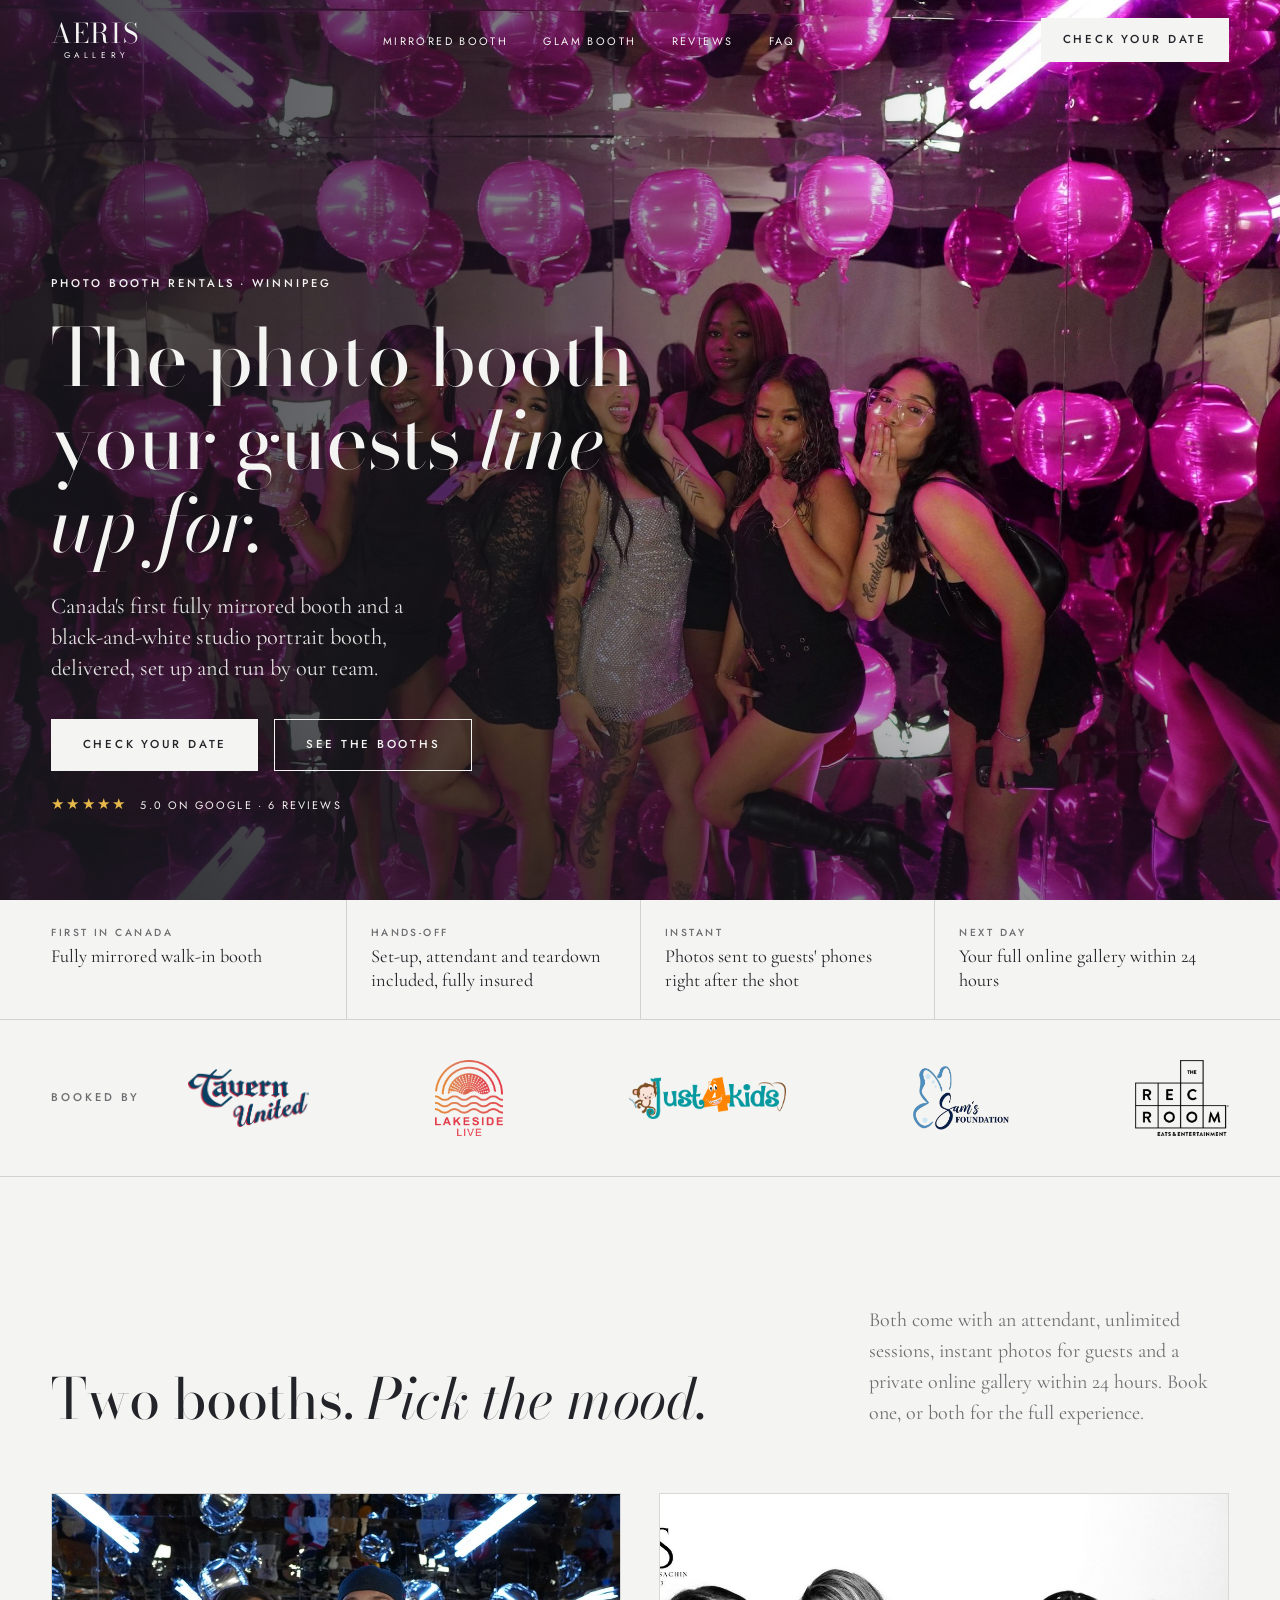
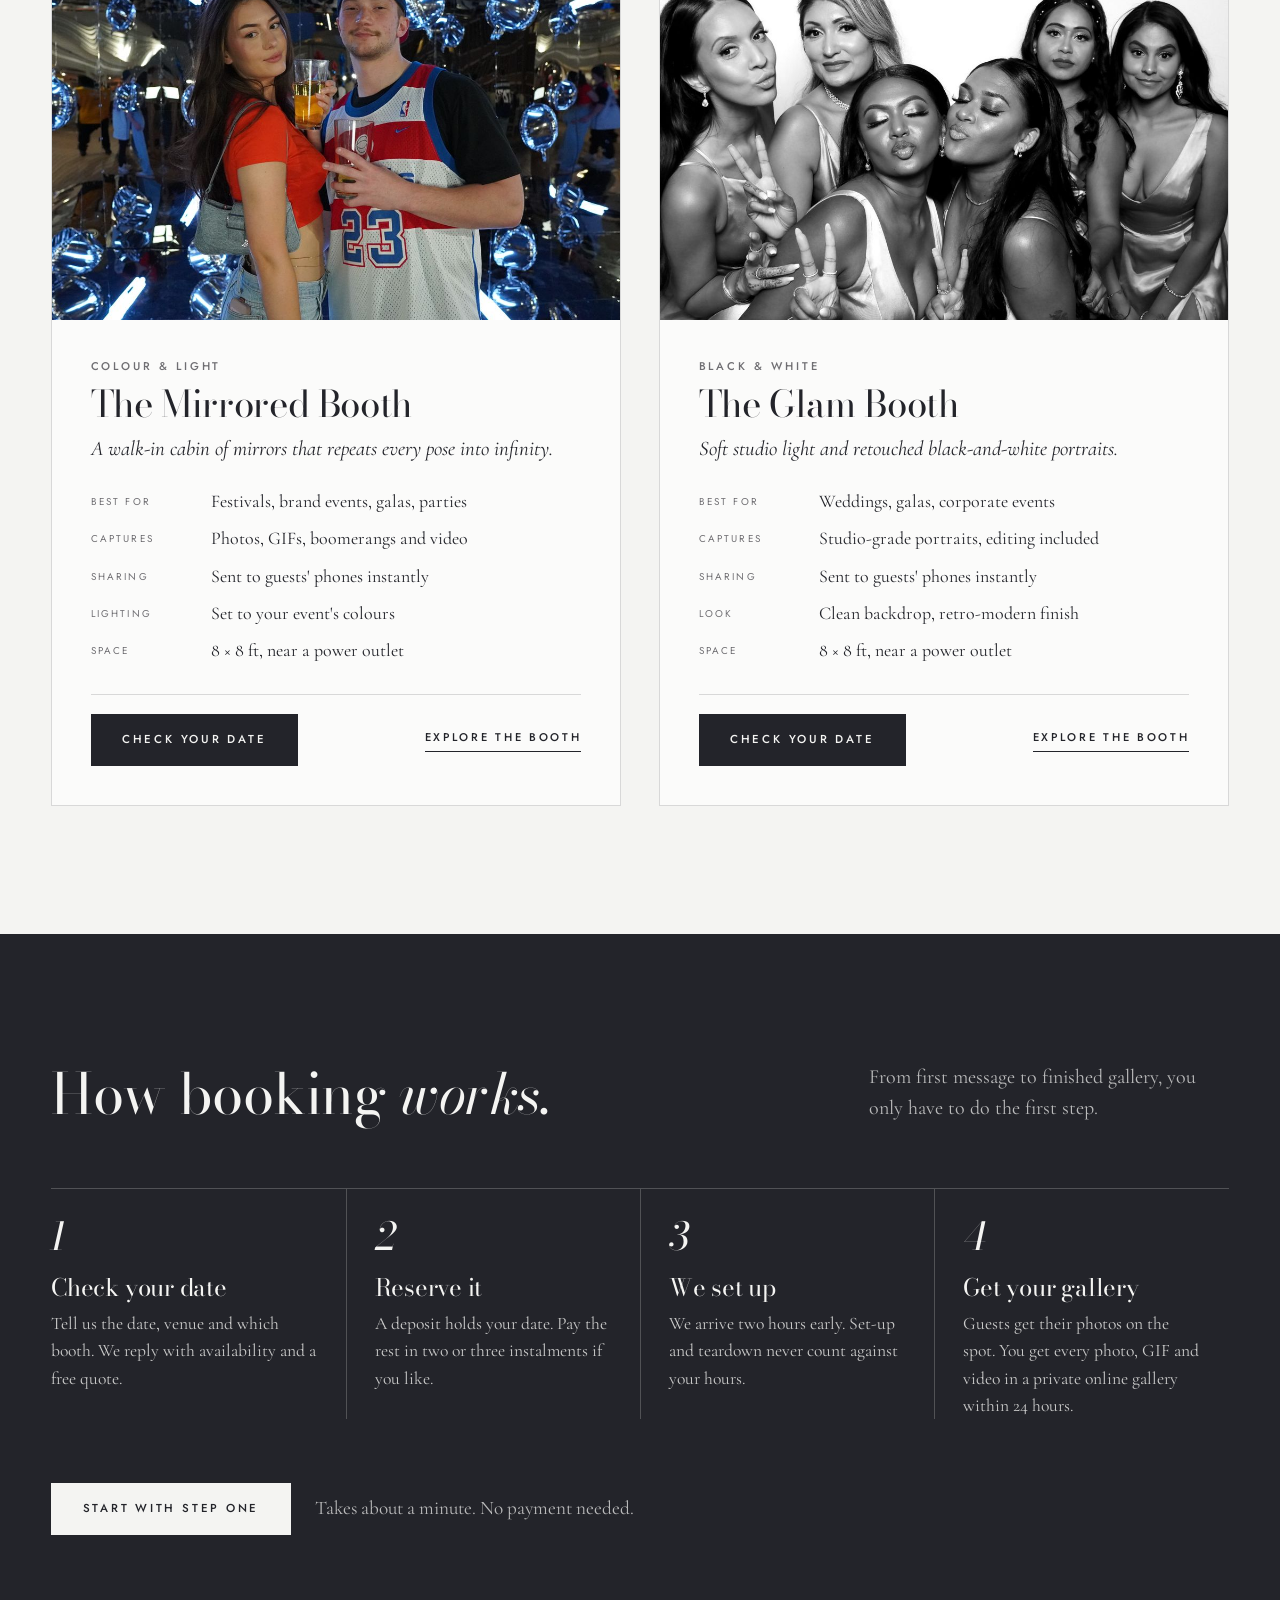
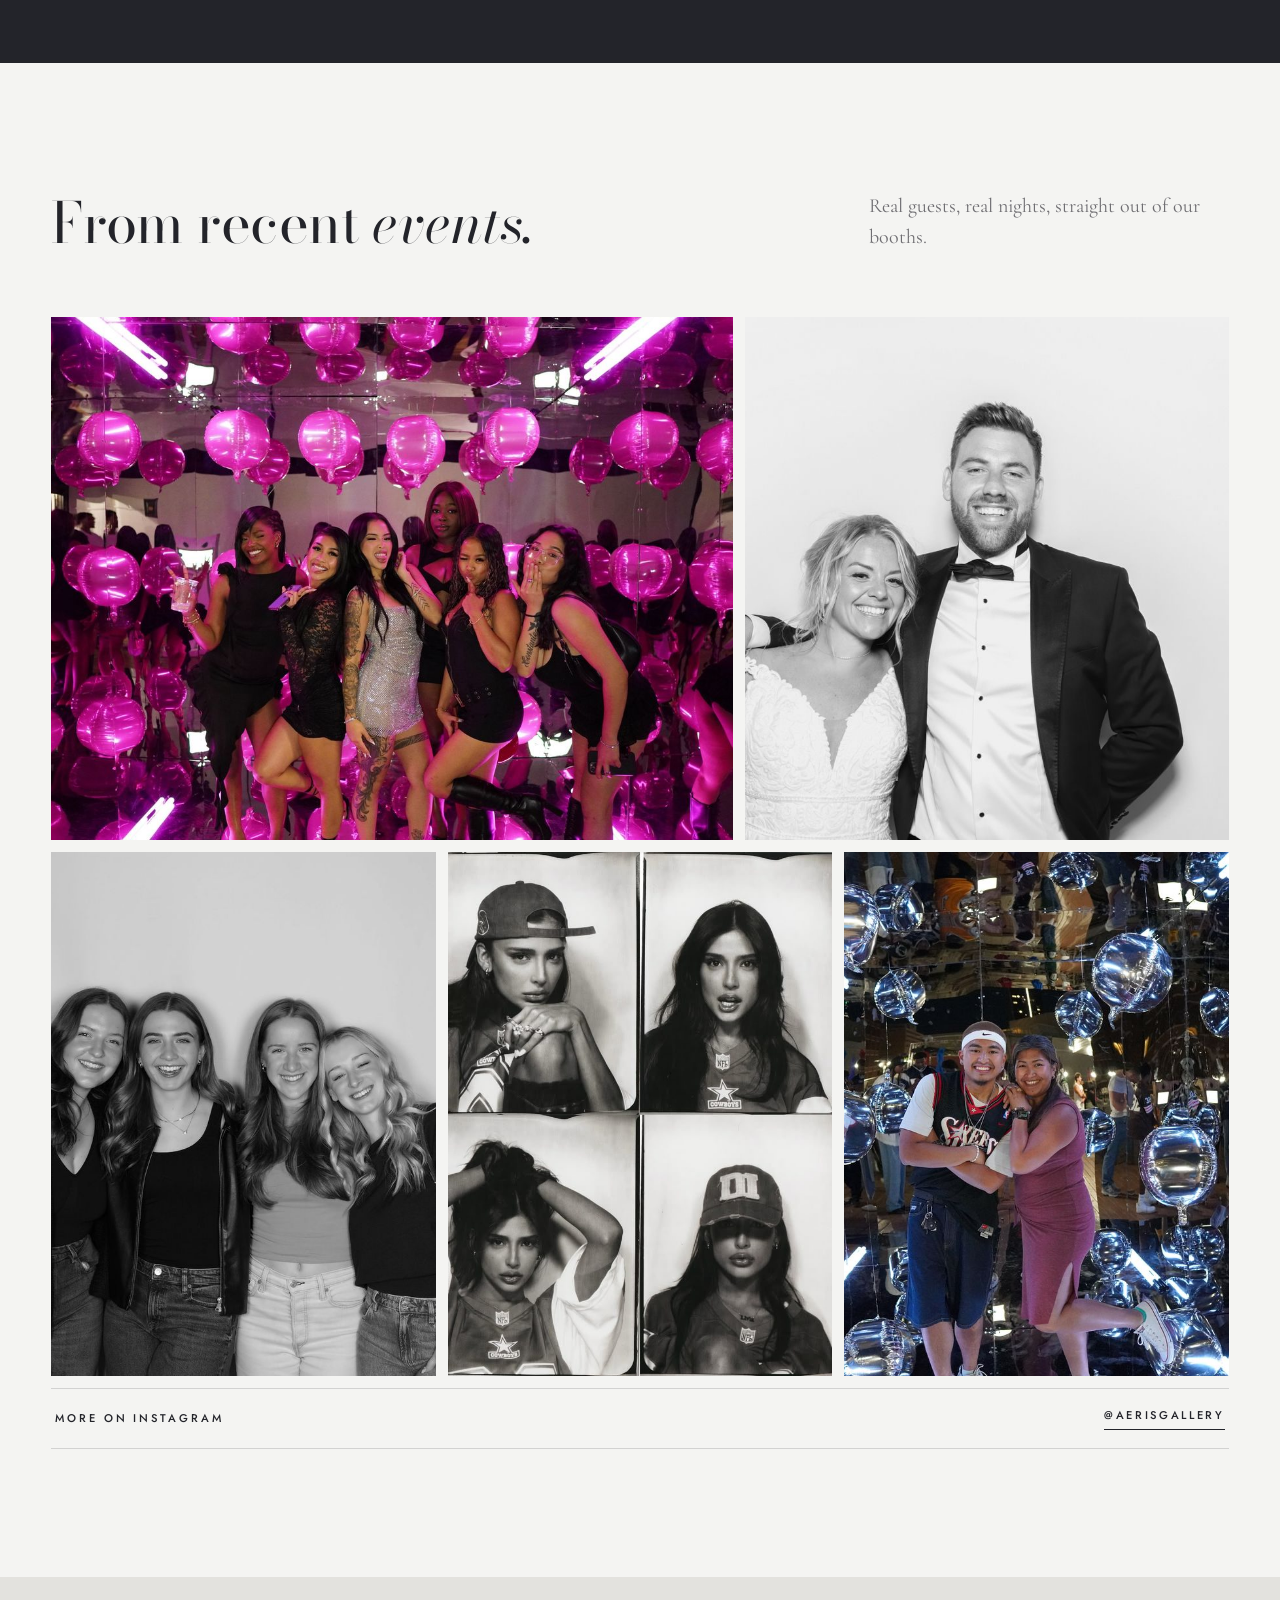
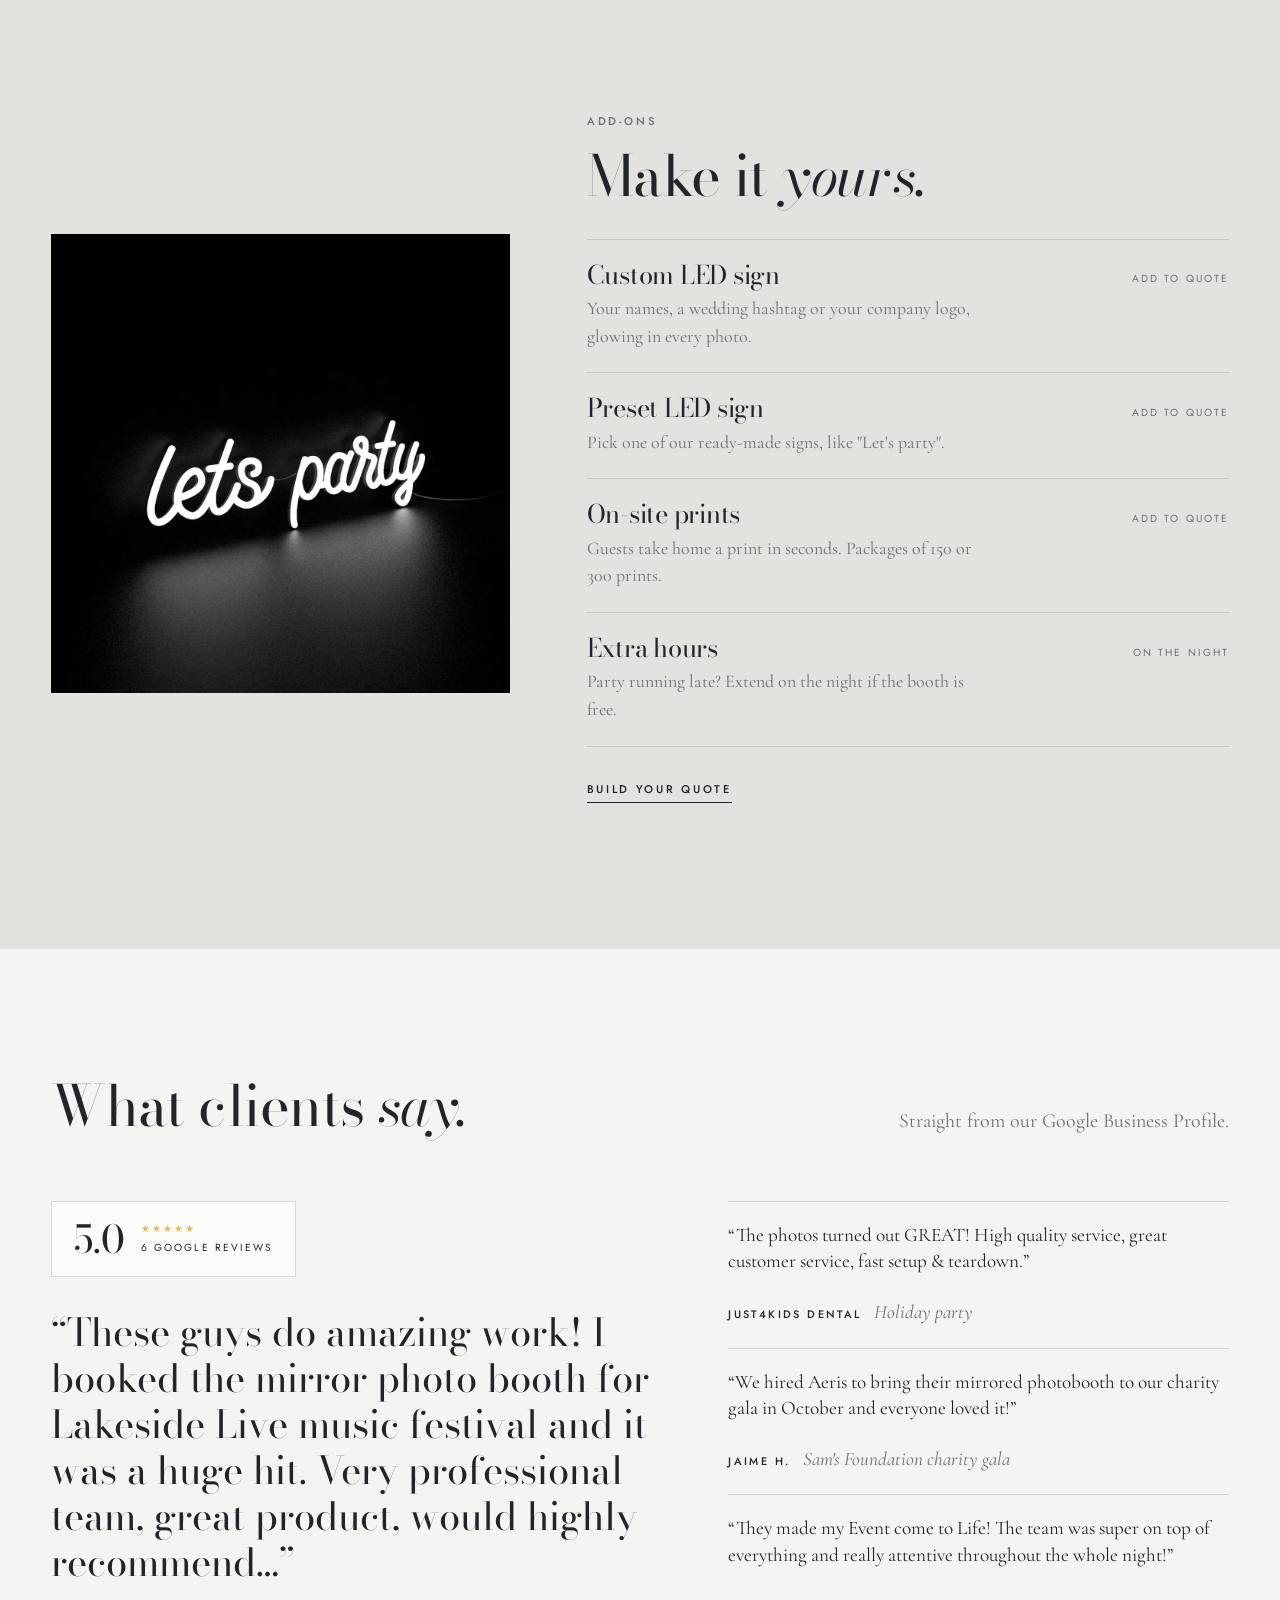
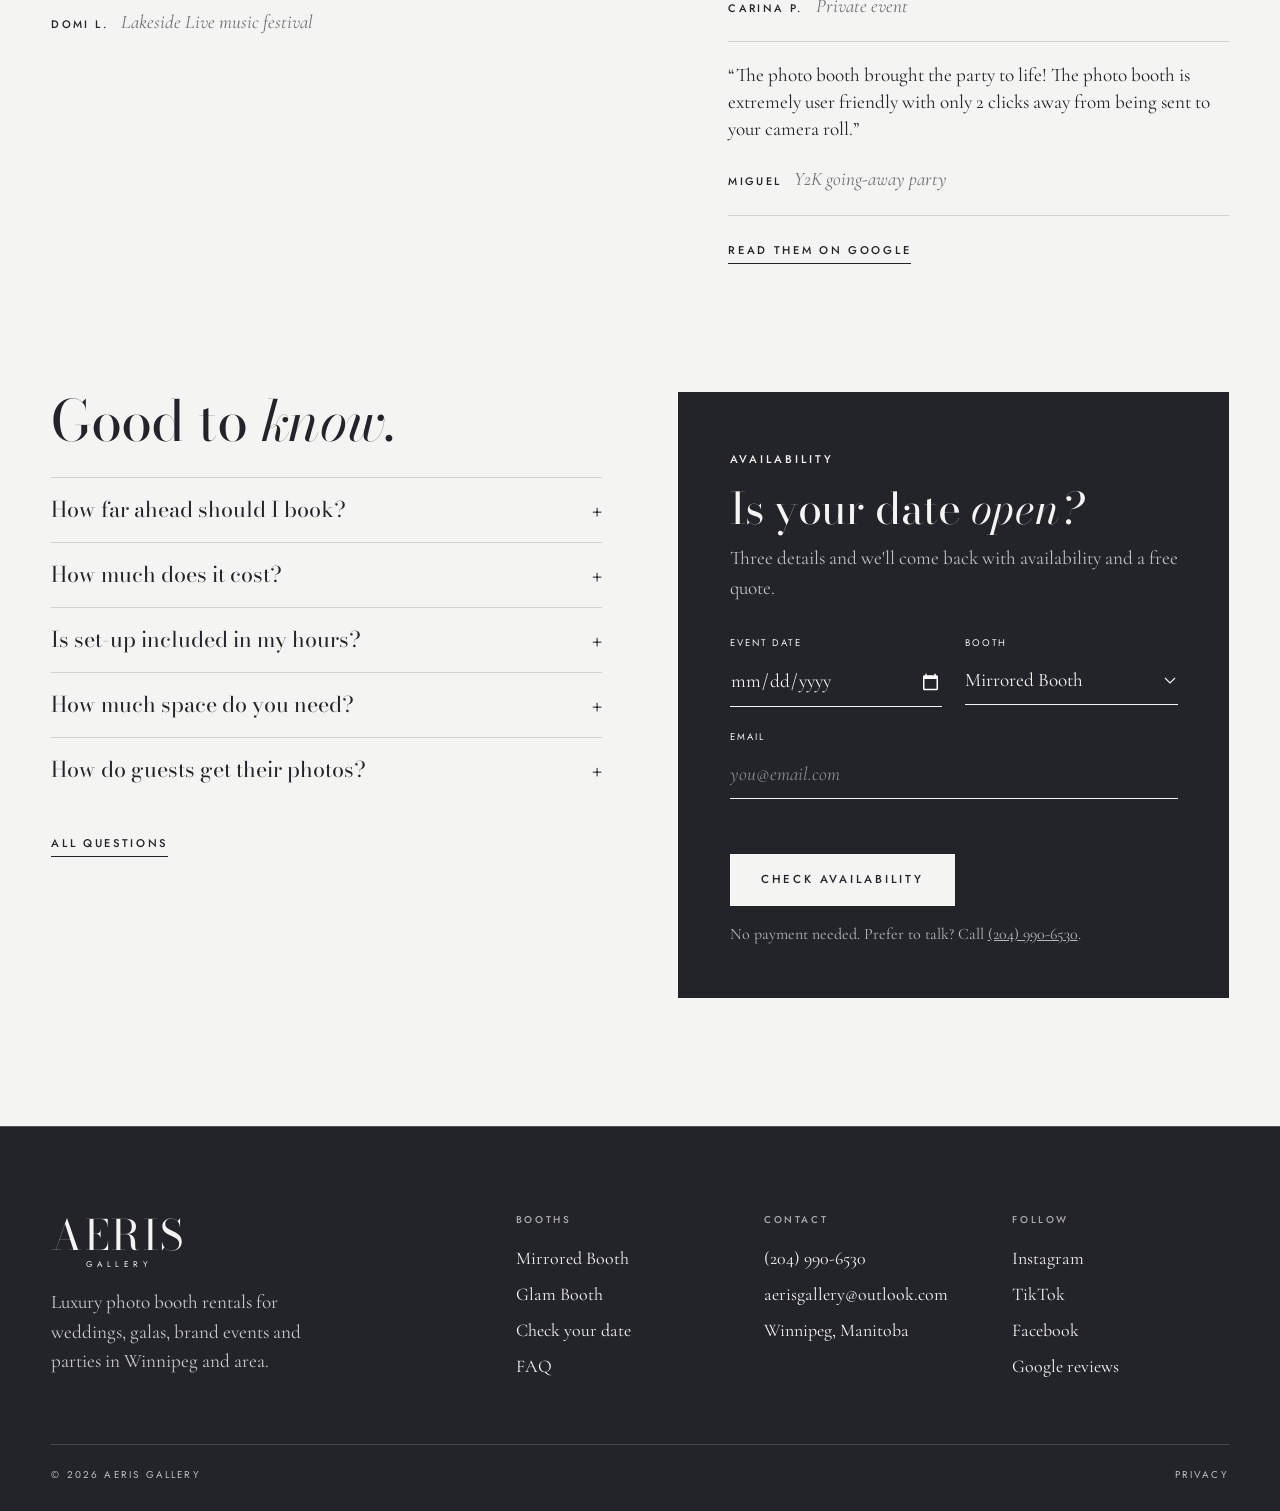
<file: index.html>
<!doctype html>
<html lang="en-CA" class="no-js">
<head>
<meta charset="utf-8">
<meta name="viewport" content="width=device-width, initial-scale=1, viewport-fit=cover">
<title>Aeris Gallery | Mirror &amp; Glam Photo Booth Rentals in Winnipeg</title>
<meta name="description" content="Luxury photo booth rentals in Winnipeg. Canada's first fully mirrored photo booth and a black-and-white Glam Booth for weddings, galas, brand events and parties. 5.0 on Google.">
<meta property="og:title" content="Aeris Gallery | Mirror &amp; Glam Photo Booth Rentals in Winnipeg">
<meta property="og:description" content="Luxury photo booth rentals in Winnipeg. Canada's first fully mirrored photo booth and a black-and-white Glam Booth for weddings, galas, brand events and parties. 5.0 on Google.">
<meta property="og:image" content="assets/img/mirror-pink-sm.jpg">
<meta property="og:type" content="website">
<meta name="theme-color" content="#23242a">
<link rel="icon" href="assets/img/favicon.svg" type="image/svg+xml">
<link rel="preconnect" href="https://fonts.googleapis.com">
<link rel="preconnect" href="https://fonts.gstatic.com" crossorigin>
<link href="https://fonts.googleapis.com/css2?family=Bodoni+Moda:ital,opsz,wght@0,6..96,400;0,6..96,500;1,6..96,400&family=Cormorant+Garamond:ital,wght@0,400;0,500;1,400&family=Jost:wght@400;500&display=swap" rel="stylesheet">
<link rel="stylesheet" href="assets/css/style.css">
<script type="application/ld+json">{"@context": "https://schema.org", "@type": "LocalBusiness", "name": "Aeris Gallery", "description": "Luxury photo booth rentals in Winnipeg: Canada's first fully mirrored photo booth and a black-and-white Glam Booth.", "telephone": "+1-204-990-6530", "email": "aerisgallery@outlook.com", "areaServed": "Winnipeg, Manitoba", "address": {"@type": "PostalAddress", "addressLocality": "Winnipeg", "addressRegion": "MB", "addressCountry": "CA"}, "sameAs": ["https://www.instagram.com/aerisgallery", "https://www.facebook.com/profile.php?id=61573725666547", "https://www.tiktok.com/@aeris.gallery"], "image": "assets/img/mirror-pink.jpg"}</script>
</head>
<body>
<a class="skip" href="#main">Skip to content</a>
<header class="nav nav--over">
  <div class="wrap">
    <a class="logo" href="index.html" aria-label="Aeris Gallery home"><b>AERIS</b><span>GALLERY</span></a>
    <ul>
      <li><a href="mirrored-booth.html">Mirrored Booth</a></li>
      <li><a href="glam-booth.html">Glam Booth</a></li>
      <li><a href="index.html#reviews">Reviews</a></li>
      <li><a href="faq.html">FAQ</a></li>
    </ul>
    <div class="nav__cta">
      <a class="btn" href="book.html">Check your date</a>
      <button class="menu-btn" type="button" aria-controls="menu" aria-expanded="false" data-menu-open>Menu</button>
    </div>
  </div>
</header>
<div class="menu" id="menu" aria-hidden="true" role="dialog" aria-label="Menu">
  <div class="menu__top"><a class="logo" href="index.html"><b>AERIS</b><span>GALLERY</span></a><button class="menu-btn" style="display:inline-flex" type="button" data-menu-close>Close</button></div>
  <ul>
    <li><a href="mirrored-booth.html">Mirrored Booth</a></li>
    <li><a href="glam-booth.html">Glam Booth</a></li>
    <li><a href="index.html#reviews">Reviews</a></li>
    <li><a href="faq.html">FAQ</a></li>
  </ul>
  <div class="menu__foot">
    <a class="btn btn--light btn--block" href="book.html">Check your date</a>
    <a class="btn btn--line btn--block" href="tel:+12049906530">Call (204) 990-6530</a>
  </div>
</div>

<main id="main">
<section class="hero">
  <img src="assets/img/mirror-pink.jpg" srcset="assets/img/mirror-pink-sm.jpg 1200w, assets/img/mirror-pink.jpg 2400w" sizes="100vw" alt="Six friends posing in the Aeris mirrored booth, lit hot pink with reflected balloons" fetchpriority="high">
  <div class="wrap">
    <span class="label">Photo booth rentals · Winnipeg</span>
    <h1>The photo booth your guests <em>line up for.</em></h1>
    <p>Canada's first fully mirrored booth and a black-and-white studio portrait booth, delivered, set up and run by our team.</p>
    <div class="ctas"><a class="btn btn--light" href="book.html">Check your date</a><a class="btn btn--line" href="#booths">See the booths</a></div>
    <a class="rating" href="https://www.google.com/search?q=Aeris+Gallery+Winnipeg" target="_blank" rel="noopener"><span class="stars">★★★★★</span>5.0 on Google · 6 reviews</a>
  </div>
</section>

<div class="proof"><div class="wrap"><ul>
  <li><strong>First in Canada</strong>Fully mirrored walk-in booth</li>
  <li><strong>Hands-off</strong>Set-up, attendant and teardown included, fully insured</li>
  <li><strong>Instant</strong>Photos sent to guests' phones right after the shot</li>
  <li><strong>Next day</strong>Your full online gallery within 24 hours</li>
</ul></div></div>

<section class="partners" aria-label="Clients">
  <div class="wrap">
    <span class="label muted">Booked by</span>
    <ul class="logos">
      <li><img src="assets/img/partners/tavern-united-colour.png" alt="Tavern United" style="height:58px" loading="lazy"></li>
      <li><img src="assets/img/partners/lakeside-live-colour.png" alt="Lakeside Live" style="height:76px" loading="lazy"></li>
      <li><img src="assets/img/partners/just4kids-colour.png" alt="Just4Kids Dental" style="height:42px" loading="lazy"></li>
      <li><img src="assets/img/partners/sams-foundation-colour.png" alt="Sam's Foundation" style="height:64px" loading="lazy"></li>
      <li><img src="assets/img/partners/rec-room-colour.png" alt="The Rec Room" style="height:76px" loading="lazy"></li>
    </ul>
  </div>
</section>

<section class="section" id="booths"><div class="wrap">
  <div class="head"><h2>Two booths. <em>Pick the mood.</em></h2><p>Both come with an attendant, unlimited sessions, instant photos for guests and a private online gallery within 24 hours. Book one, or both for the full experience.</p></div>
  <div class="booths">
    <article class="booth reveal">
      <a href="mirrored-booth.html" tabindex="-1"><img src="assets/img/mirror-summer-sm.jpg" width="1200" height="800" loading="lazy" alt="A couple inside the mirrored booth surrounded by chrome balloons" style="object-position:72% 50%"></a>
      <div class="in">
        <span class="label muted">Colour &amp; light</span>
        <h3><a href="mirrored-booth.html">The Mirrored Booth</a></h3>
        <p class="tag">A walk-in cabin of mirrors that repeats every pose into infinity.</p>
        <dl>
          <dt>Best for</dt><dd>Festivals, brand events, galas, parties</dd>
          <dt>Captures</dt><dd>Photos, GIFs, boomerangs and video</dd>
          <dt>Sharing</dt><dd>Sent to guests' phones instantly</dd>
          <dt>Lighting</dt><dd>Set to your event's colours</dd>
          <dt>Space</dt><dd>8 × 8 ft, near a power outlet</dd>
        </dl>
        <div class="foot"><a class="btn" href="book.html?booth=mirrored">Check your date</a><a class="more" href="mirrored-booth.html">Explore the booth</a></div>
      </div>
    </article>
    <article class="booth reveal">
      <a href="glam-booth.html" tabindex="-1"><img src="assets/img/glam-group-sm.jpg" width="1200" height="800" loading="lazy" alt="Bridesmaids posing together in a black-and-white Glam Booth portrait" style="object-position:100% 40%"></a>
      <div class="in">
        <span class="label muted">Black &amp; white</span>
        <h3><a href="glam-booth.html">The Glam Booth</a></h3>
        <p class="tag">Soft studio light and retouched black-and-white portraits.</p>
        <dl>
          <dt>Best for</dt><dd>Weddings, galas, corporate events</dd>
          <dt>Captures</dt><dd>Studio-grade portraits, editing included</dd>
          <dt>Sharing</dt><dd>Sent to guests' phones instantly</dd>
          <dt>Look</dt><dd>Clean backdrop, retro-modern finish</dd>
          <dt>Space</dt><dd>8 × 8 ft, near a power outlet</dd>
        </dl>
        <div class="foot"><a class="btn" href="book.html?booth=glam">Check your date</a><a class="more" href="glam-booth.html">Explore the booth</a></div>
      </div>
    </article>
  </div>
</div></section>

<section class="section dark"><div class="wrap">
  <div class="head"><h2>How booking <em>works.</em></h2><p>From first message to finished gallery, you only have to do the first step.</p></div>
  <ol class="steps">
    <li><span class="n">1</span><h3>Check your date</h3><p>Tell us the date, venue and which booth. We reply with availability and a free quote.</p></li>
    <li><span class="n">2</span><h3>Reserve it</h3><p>A deposit holds your date. Pay the rest in two or three instalments if you like.</p></li>
    <li><span class="n">3</span><h3>We set up</h3><p>We arrive two hours early. Set-up and teardown never count against your hours.</p></li>
    <li><span class="n">4</span><h3>Get your gallery</h3><p>Guests get their photos on the spot. You get every photo, GIF and video in a private online gallery within 24 hours.</p></li>
  </ol>
  <div class="steps-cta"><a class="btn btn--light" href="book.html">Start with step one</a><span class="muted">Takes about a minute. No payment needed.</span></div>
</div></section>

<section class="section"><div class="wrap">
  <div class="head"><h2>From recent <em>events.</em></h2><p>Real guests, real nights, straight out of our booths.</p></div>
  <div class="grid">
    <img class="g1" src="assets/img/mirror-pink-sm.jpg" loading="lazy" alt="Guests posing in the pink-lit mirrored booth">
    <img class="g2" src="assets/img/glam-couple.jpg" loading="lazy" alt="A bride and groom laughing in the Glam Booth" style="object-position:60% 40%">
    <img class="g4" src="assets/img/glam-friends-sm.jpg" loading="lazy" alt="Four friends in a black-and-white Glam Booth portrait" style="object-position:50% 45%">
    <img class="g5" src="assets/img/glam-guests.jpg" loading="lazy" alt="A four-frame black-and-white Glam Booth strip">
    <img class="g3" src="assets/img/mirror-hero-sm.jpg" loading="lazy" alt="Two guests in the mirrored booth with chrome balloons" style="object-position:55% 50%">
  </div>
  <div class="g-foot"><span class="label">More on Instagram</span><a class="more" href="https://www.instagram.com/aerisgallery" target="_blank" rel="noopener">@aerisgallery</a></div>
</div></section>

<section class="section fog"><div class="wrap addons">
  <img src="assets/img/led-sign-sm.jpg" width="1200" height="1200" loading="lazy" alt="A white neon sign reading lets party">
  <div>
    <span class="label muted">Add-ons</span>
    <h2 style="margin:.8rem 0 2rem">Make it <em>yours.</em></h2>
    <div class="addon"><div><h3>Custom LED sign</h3><p>Your names, a wedding hashtag or your company logo, glowing in every photo.</p></div><span class="note">Add to quote</span></div>
    <div class="addon"><div><h3>Preset LED sign</h3><p>Pick one of our ready-made signs, like "Let's party".</p></div><span class="note">Add to quote</span></div>
    <div class="addon"><div><h3>On-site prints</h3><p>Guests take home a print in seconds. Packages of 150 or 300 prints.</p></div><span class="note">Add to quote</span></div>
    <div class="addon"><div><h3>Extra hours</h3><p>Party running late? Extend on the night if the booth is free.</p></div><span class="note">On the night</span></div>
    <p style="margin-top:1.6rem"><a class="more" href="book.html">Build your quote</a></p>
  </div>
</div></section>

<section class="section" id="reviews"><div class="wrap">
  <div class="head"><h2>What clients <em>say.</em></h2><p>Straight from our Google Business Profile.</p></div>
  <div class="rev">
    <div class="reveal">
      <a class="gbadge" href="https://www.google.com/search?q=Aeris+Gallery+Winnipeg" target="_blank" rel="noopener"><strong>5.0</strong><span><span class="stars">★★★★★</span><br>6 Google reviews</span></a>
      <p class="feature-q">“These guys do amazing work! I booked the mirror photo booth for Lakeside Live music festival and it was a huge hit. Very professional team, great product, would highly recommend…”</p>
      <div class="who"><b>Domi L.</b><span>Lakeside Live music festival</span></div>
    </div>
    <div class="reveal">
      <figure class="mini"><blockquote>“The photos turned out GREAT! High quality service, great customer service, fast setup &amp; teardown.”</blockquote><figcaption class="who"><b>Just4Kids Dental</b><span>Holiday party</span></figcaption></figure>
      <figure class="mini"><blockquote>“We hired Aeris to bring their mirrored photobooth to our charity gala in October and everyone loved it!”</blockquote><figcaption class="who"><b>Jaime H.</b><span>Sam's Foundation charity gala</span></figcaption></figure>
      <figure class="mini"><blockquote>“They made my Event come to Life! The team was super on top of everything and really attentive throughout the whole night!”</blockquote><figcaption class="who"><b>Carina P.</b><span>Private event</span></figcaption></figure>
      <figure class="mini"><blockquote>“The photo booth brought the party to life! The photo booth is extremely user friendly with only 2 clicks away from being sent to your camera roll.”</blockquote><figcaption class="who"><b>Miguel</b><span>Y2K going-away party</span></figcaption></figure>
      <p style="padding-top:18px;margin:0"><a class="more" href="https://www.google.com/search?q=Aeris+Gallery+Winnipeg" target="_blank" rel="noopener">Read them on Google</a></p>
    </div>
  </div>
</div></section>

<section class="section section--tight"><div class="wrap close">
  <div class="faq">
    <h2 style="margin-bottom:1.6rem">Good to <em>know.</em></h2>
    <details><summary>How far ahead should I book?</summary><p>Four to six weeks for weddings and peak season. Booths go by availability, and we have booked events as little as two days out, so it is always worth asking.</p></details>
<details><summary>How much does it cost?</summary><p>It depends on the booth, the hours and the extras you choose. Send us your date and details and we will reply with a free quote.</p></details>
<details><summary>Is set-up included in my hours?</summary><p>No, it is on us. We arrive two hours before your start time and pack down in 30 to 45 minutes after. Set-up and teardown are included in your price. For brand activations, up to three hours of set-up is included.</p></details>
<details><summary>How much space do you need?</summary><p>At least 8 × 8 ft, within 15 ft of a power outlet.</p></details>
<details><summary>How do guests get their photos?</summary><p>Instantly. Guests get their photos sent straight to their phone right after they take them. You also get a private online gallery with every photo, GIF and video within 24 hours.</p></details>
    <p style="margin-top:1.6rem"><a class="more" href="faq.html">All questions</a></p>
  </div>
  <div class="avail">
      <span class="label">Availability</span>
      <h2>Is your date <em>open?</em></h2>
      <p>Three details and we'll come back with availability and a free quote.</p>
      <form class="qf" novalidate>
        <label>Event date<input type="date" name="date" required></label>
        <label>Booth<select name="booth"><option value="mirrored" selected>Mirrored Booth</option><option value="glam">Glam Booth</option><option value="both">Both booths</option><option value="unsure">Not sure yet</option></select></label>
        <label class="full">Email<input type="email" name="email" autocomplete="email" placeholder="you@email.com" required></label>
        <span class="err full" role="alert" aria-live="polite"></span>
        <div class="full"><button class="btn btn--light" type="submit">Check availability</button></div>
      </form>
      <p class="fine">No payment needed. Prefer to talk? Call <a href="tel:+12049906530">(204) 990-6530</a>.</p>
    </div>
</div></section>
</main>
<footer class="footer">
  <div class="wrap">
    <div class="footer__cols">
      <div>
        <a class="logo" href="index.html"><b>AERIS</b><span>GALLERY</span></a>
        <p style="max-width:30ch;opacity:.8;margin-top:1.2rem">Luxury photo booth rentals for weddings, galas, brand events and parties in Winnipeg and area.</p>
      </div>
      <div><h3>Booths</h3><ul><li><a href="mirrored-booth.html">Mirrored Booth</a></li><li><a href="glam-booth.html">Glam Booth</a></li><li><a href="book.html">Check your date</a></li><li><a href="faq.html">FAQ</a></li></ul></div>
      <div><h3>Contact</h3><ul><li><a href="tel:+12049906530">(204) 990-6530</a></li><li><a href="mailto:aerisgallery@outlook.com">aerisgallery@outlook.com</a></li><li>Winnipeg, Manitoba</li></ul></div>
      <div><h3>Follow</h3><ul><li><a href="https://www.instagram.com/aerisgallery" target="_blank" rel="noopener">Instagram</a></li><li><a href="https://www.tiktok.com/@aeris.gallery" target="_blank" rel="noopener">TikTok</a></li><li><a href="https://www.facebook.com/profile.php?id=61573725666547" target="_blank" rel="noopener">Facebook</a></li><li><a href="https://www.google.com/search?q=Aeris+Gallery+Winnipeg" target="_blank" rel="noopener">Google reviews</a></li></ul></div>
    </div>
    <div class="footer__base"><span>© <span data-year>2026</span> Aeris Gallery</span><a href="privacy.html">Privacy</a></div>
  </div>
</footer>
<div class="mbar"><a class="btn btn--line" href="tel:+12049906530">Call</a><a class="btn btn--light" href="book.html">Check your date</a></div>
<script>document.querySelectorAll("[data-year]").forEach(function(e){e.textContent=new Date().getFullYear()})</script>
<script src="assets/js/main.js" defer></script>
</body>
</html>
</file>
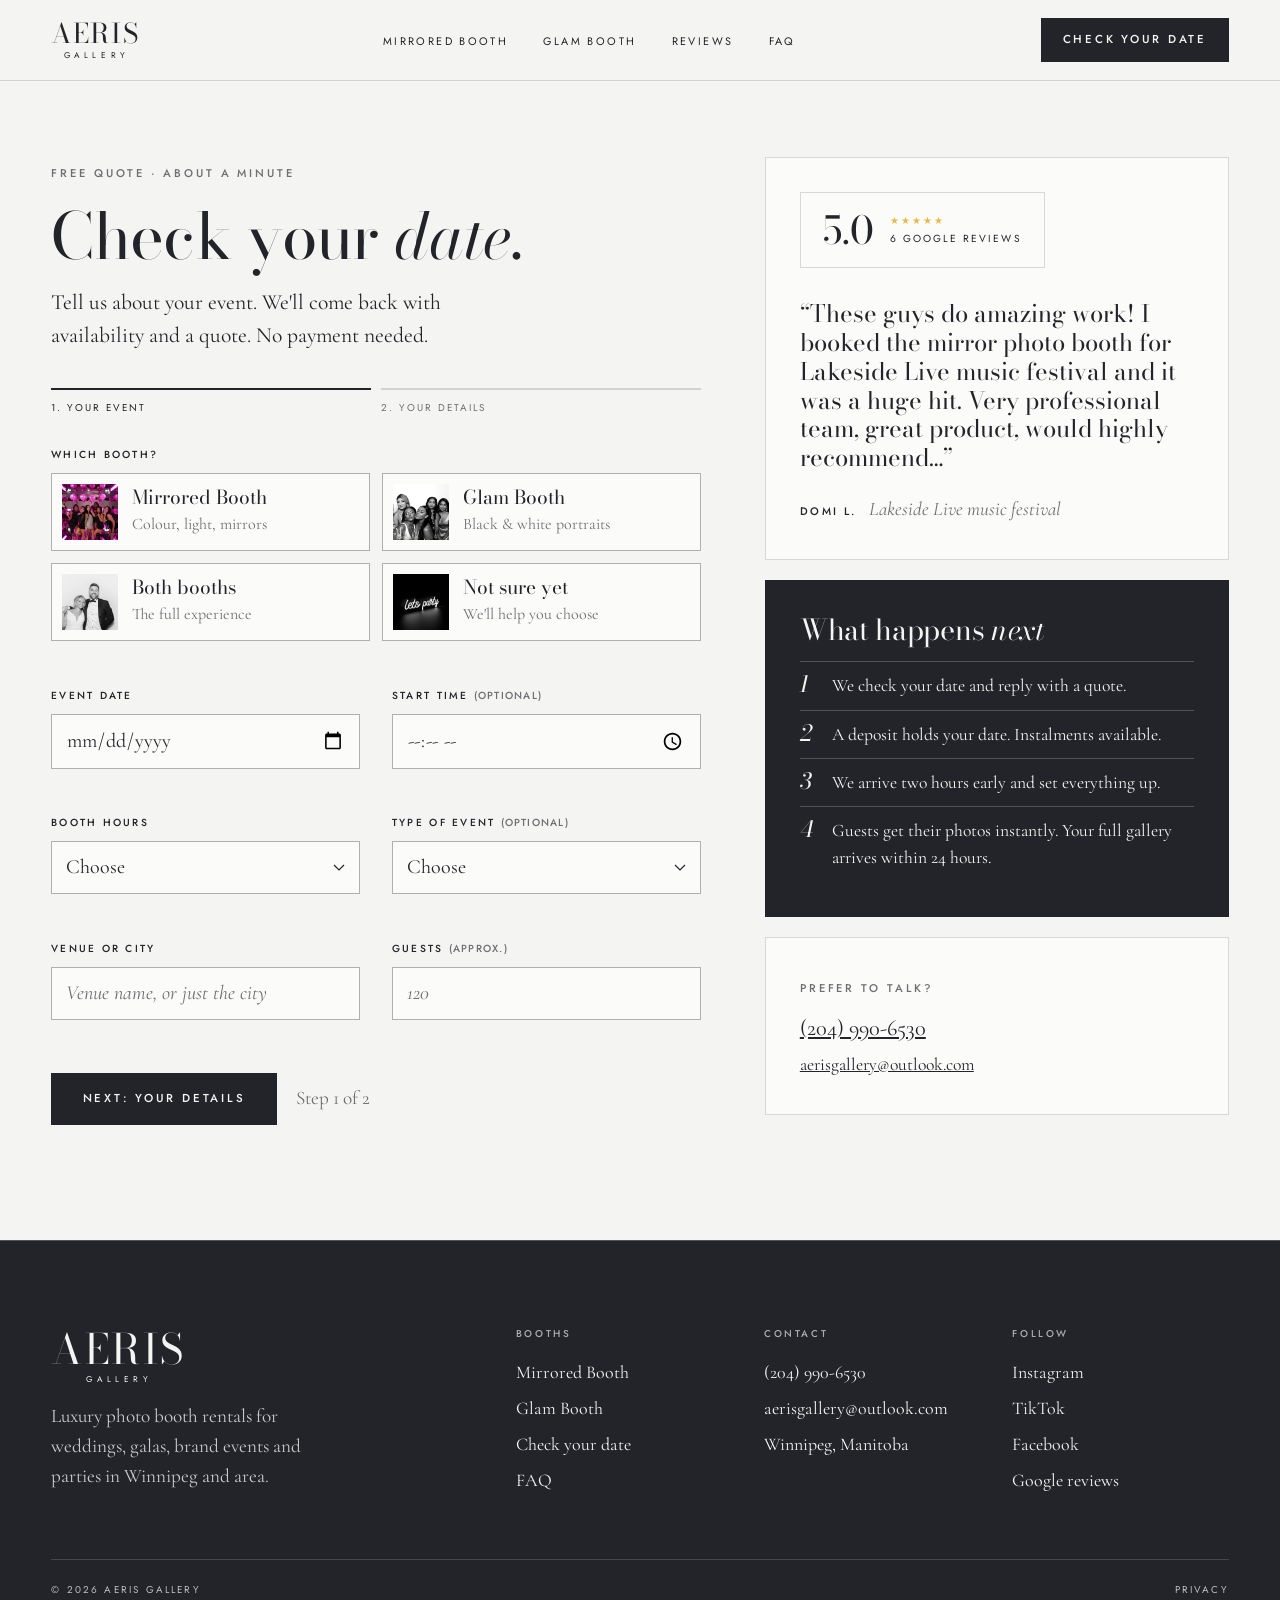
<file: book.html>
<!doctype html>
<html lang="en-CA" class="no-js">
<head>
<meta charset="utf-8">
<meta name="viewport" content="width=device-width, initial-scale=1, viewport-fit=cover">
<title>Check Your Date | Book a Photo Booth in Winnipeg | Aeris Gallery</title>
<meta name="description" content="Check availability and get a free quote for the Aeris Mirrored Booth or Glam Booth in Winnipeg. Takes about a minute.">
<meta property="og:title" content="Check Your Date | Book a Photo Booth in Winnipeg | Aeris Gallery">
<meta property="og:description" content="Check availability and get a free quote for the Aeris Mirrored Booth or Glam Booth in Winnipeg. Takes about a minute.">
<meta property="og:image" content="assets/img/mirror-pink-sm.jpg">
<meta property="og:type" content="website">
<meta name="theme-color" content="#23242a">
<link rel="icon" href="assets/img/favicon.svg" type="image/svg+xml">
<link rel="preconnect" href="https://fonts.googleapis.com">
<link rel="preconnect" href="https://fonts.gstatic.com" crossorigin>
<link href="https://fonts.googleapis.com/css2?family=Bodoni+Moda:ital,opsz,wght@0,6..96,400;0,6..96,500;1,6..96,400&family=Cormorant+Garamond:ital,wght@0,400;0,500;1,400&family=Jost:wght@400;500&display=swap" rel="stylesheet">
<link rel="stylesheet" href="assets/css/style.css">
</head>
<body class="no-bar">
<a class="skip" href="#main">Skip to content</a>
<header class="nav">
  <div class="wrap">
    <a class="logo" href="index.html" aria-label="Aeris Gallery home"><b>AERIS</b><span>GALLERY</span></a>
    <ul>
      <li><a href="mirrored-booth.html">Mirrored Booth</a></li>
      <li><a href="glam-booth.html">Glam Booth</a></li>
      <li><a href="index.html#reviews">Reviews</a></li>
      <li><a href="faq.html">FAQ</a></li>
    </ul>
    <div class="nav__cta">
      <a class="btn" href="book.html">Check your date</a>
      <button class="menu-btn" type="button" aria-controls="menu" aria-expanded="false" data-menu-open>Menu</button>
    </div>
  </div>
</header>
<div class="menu" id="menu" aria-hidden="true" role="dialog" aria-label="Menu">
  <div class="menu__top"><a class="logo" href="index.html"><b>AERIS</b><span>GALLERY</span></a><button class="menu-btn" style="display:inline-flex" type="button" data-menu-close>Close</button></div>
  <ul>
    <li><a href="mirrored-booth.html">Mirrored Booth</a></li>
    <li><a href="glam-booth.html">Glam Booth</a></li>
    <li><a href="index.html#reviews">Reviews</a></li>
    <li><a href="faq.html">FAQ</a></li>
  </ul>
  <div class="menu__foot">
    <a class="btn btn--light btn--block" href="book.html">Check your date</a>
    <a class="btn btn--line btn--block" href="tel:+12049906530">Call (204) 990-6530</a>
  </div>
</div>

<main id="main" class="wrap book">
  <div>
    <span class="label muted" id="form-top">Free quote · About a minute</span>
    <h1>Check your <em>date.</em></h1>
    <p class="lede">Tell us about your event. We'll come back with availability and a quote. No payment needed.</p>
    <ol class="progress"><li class="is-on">1. Your event</li><li>2. Your details</li></ol>

    <form id="booking" class="form" novalidate>
      <div class="step" data-step="1">
        <div class="field full">
          <span class="lbl" id="booth-lbl">Which booth?</span>
          <div class="cards" role="radiogroup" aria-labelledby="booth-lbl">
            <input type="radio" id="b1" name="booth" value="mirrored" required><label for="b1"><img src="assets/img/mirror-pink-sm.jpg" alt=""><span><b>Mirrored Booth</b><small>Colour, light, mirrors</small></span></label>
            <input type="radio" id="b2" name="booth" value="glam"><label for="b2"><img src="assets/img/glam-group-sm.jpg" alt="" style="object-position:85% 40%"><span><b>Glam Booth</b><small>Black &amp; white portraits</small></span></label>
            <input type="radio" id="b3" name="booth" value="both"><label for="b3"><img src="assets/img/glam-couple.jpg" alt=""><span><b>Both booths</b><small>The full experience</small></span></label>
            <input type="radio" id="b4" name="booth" value="help"><label for="b4"><img src="assets/img/led-sign-sm.jpg" alt=""><span><b>Not sure yet</b><small>We'll help you choose</small></span></label>
          </div>
          <span class="err" aria-live="polite"></span>
        </div>
        <div class="field"><label for="date">Event date</label><input id="date" name="date" type="date" required><span class="err" aria-live="polite"></span></div>
        <div class="field"><label for="time">Start time <span class="opt">(optional)</span></label><input id="time" name="time" type="time" step="900"><span class="err" aria-live="polite"></span></div>
        <div class="field"><label for="hours">Booth hours</label>
          <select id="hours" name="hours" required><option value="" disabled selected>Choose</option><option>2 hours</option><option>3 hours</option><option>4 hours</option><option>5 hours</option><option>6 hours</option><option>All day</option><option>Not sure yet</option></select><span class="err" aria-live="polite"></span></div>
        <div class="field"><label for="event_type">Type of event <span class="opt">(optional)</span></label>
          <select id="event_type" name="event_type"><option value="">Choose</option><option>Wedding</option><option>Birthday or private party</option><option>Gala or fundraiser</option><option>Corporate or holiday party</option><option>Festival or brand activation</option><option>Other</option></select><span class="err"></span></div>
        <div class="field"><label for="venue">Venue or city</label><input id="venue" name="venue" type="text" maxlength="160" placeholder="Venue name, or just the city" required><span class="err" aria-live="polite"></span></div>
        <div class="field"><label for="guests">Guests <span class="opt">(approx.)</span></label><input id="guests" name="guests" type="number" min="1" max="5000" inputmode="numeric" placeholder="120"><span class="err" aria-live="polite"></span></div>
        <div class="form-nav"><button class="btn" type="button" data-next>Next: your details</button><span class="muted">Step 1 of 2</span></div>
      </div>

      <div class="step" data-step="2" hidden>
        <div class="field"><label for="name">Your name</label><input id="name" name="name" type="text" autocomplete="name" maxlength="100" required><span class="err" aria-live="polite"></span></div>
        <div class="field"><label for="email">Email</label><input id="email" name="email" type="email" autocomplete="email" maxlength="120" required><span class="err" aria-live="polite"></span></div>
        <div class="field"><label for="phone">Phone</label><input id="phone" name="phone" type="tel" autocomplete="tel" maxlength="30" pattern="[\d\s\+\(\)\.\-]{7,30}" required><span class="err" aria-live="polite"></span></div>
        <div class="field"><label for="budget">Budget <span class="opt">(optional)</span></label>
          <select id="budget" name="budget"><option value="">Choose</option><option>Under $750</option><option>$750 to $1,500</option><option>$1,500 to $2,500</option><option>$2,500 and up</option><option>Not sure yet</option></select><span class="err"></span></div>
        <div class="field full"><span class="lbl">Extras <span class="opt">(optional)</span></span>
          <div class="checks">
            <input type="checkbox" id="x1" name="extras" value="Prints"><label for="x1">On-site prints</label>
            <input type="checkbox" id="x2" name="extras" value="Custom LED sign"><label for="x2">Custom LED sign</label>
            <input type="checkbox" id="x3" name="extras" value="Preset LED sign"><label for="x3">Preset LED sign</label>
          </div></div>
        <div class="field full"><label for="message">Anything else? <span class="opt">(optional)</span></label><textarea id="message" name="message" maxlength="3000" placeholder="The occasion, your colours or theme, timing, anything we should know."></textarea><span class="err"></span></div>
        <div class="field"><label for="source">How did you find us? <span class="opt">(optional)</span></label>
          <select id="source" name="source"><option value="">Choose</option><option>Instagram</option><option>TikTok</option><option>Facebook</option><option>Google</option><option>Saw you at an event</option><option>A friend</option><option>Other</option></select><span class="err"></span></div>
        <p class="status" role="status" aria-live="polite"></p>
        <div class="form-nav"><button class="btn" type="submit">Get my free quote</button><button class="linkbtn" type="button" data-back>Back</button></div>
        <p class="assure">No payment needed. We only use your details to reply about your event.</p>
      </div>
    </form>

    <div id="done" class="done" hidden tabindex="-1">
      <span class="label muted">Request received</span>
      <h2>Thank you, <span data-name></span>.</h2>
      <p>We'll check your date and come back with availability and a quote. If your event is soon, call us on <a href="tel:+12049906530">(204) 990-6530</a>.</p>
      <p data-mailto-note hidden class="muted">Your email app should have opened with your request. Please press send so it reaches us. If it didn't open, email <a href="mailto:aerisgallery@outlook.com">aerisgallery@outlook.com</a>.</p>
      <div class="ctas" style="margin-top:2rem"><a class="btn" href="https://www.instagram.com/aerisgallery" target="_blank" rel="noopener">See recent events on Instagram</a><a class="btn btn--line" href="index.html">Back to home</a></div>
    </div>
  </div>

  <aside class="side">
    <div class="box">
      <a class="gbadge" href="https://www.google.com/search?q=Aeris+Gallery+Winnipeg" target="_blank" rel="noopener"><strong>5.0</strong><span><span class="stars">★★★★★</span><br>6 Google reviews</span></a>
      <p class="feature-q" style="font-size:1.5rem">“These guys do amazing work! I booked the mirror photo booth for Lakeside Live music festival and it was a huge hit. Very professional team, great product, would highly recommend…”</p>
      <div class="who"><b>Domi L.</b><span>Lakeside Live music festival</span></div>
    </div>
    <div class="box dark">
      <h2>What happens <em>next</em></h2>
      <ol class="next">
        <li>We check your date and reply with a quote.</li>
        <li>A deposit holds your date. Instalments available.</li>
        <li>We arrive two hours early and set everything up.</li>
        <li>Guests get their photos instantly. Your full gallery arrives within 24 hours.</li>
      </ol>
    </div>
    <div class="box">
      <span class="label muted">Prefer to talk?</span>
      <p style="margin:.6rem 0 0;font-size:1.4rem"><a href="tel:+12049906530">(204) 990-6530</a><br><a href="mailto:aerisgallery@outlook.com" style="font-size:1.1rem">aerisgallery@outlook.com</a></p>
    </div>
  </aside>
</main>
<footer class="footer">
  <div class="wrap">
    <div class="footer__cols">
      <div>
        <a class="logo" href="index.html"><b>AERIS</b><span>GALLERY</span></a>
        <p style="max-width:30ch;opacity:.8;margin-top:1.2rem">Luxury photo booth rentals for weddings, galas, brand events and parties in Winnipeg and area.</p>
      </div>
      <div><h3>Booths</h3><ul><li><a href="mirrored-booth.html">Mirrored Booth</a></li><li><a href="glam-booth.html">Glam Booth</a></li><li><a href="book.html">Check your date</a></li><li><a href="faq.html">FAQ</a></li></ul></div>
      <div><h3>Contact</h3><ul><li><a href="tel:+12049906530">(204) 990-6530</a></li><li><a href="mailto:aerisgallery@outlook.com">aerisgallery@outlook.com</a></li><li>Winnipeg, Manitoba</li></ul></div>
      <div><h3>Follow</h3><ul><li><a href="https://www.instagram.com/aerisgallery" target="_blank" rel="noopener">Instagram</a></li><li><a href="https://www.tiktok.com/@aeris.gallery" target="_blank" rel="noopener">TikTok</a></li><li><a href="https://www.facebook.com/profile.php?id=61573725666547" target="_blank" rel="noopener">Facebook</a></li><li><a href="https://www.google.com/search?q=Aeris+Gallery+Winnipeg" target="_blank" rel="noopener">Google reviews</a></li></ul></div>
    </div>
    <div class="footer__base"><span>© <span data-year>2026</span> Aeris Gallery</span><a href="privacy.html">Privacy</a></div>
  </div>
</footer>
<script>document.querySelectorAll("[data-year]").forEach(function(e){e.textContent=new Date().getFullYear()})</script>
<script src="assets/js/main.js" defer></script>
</body>
</html>
</file>
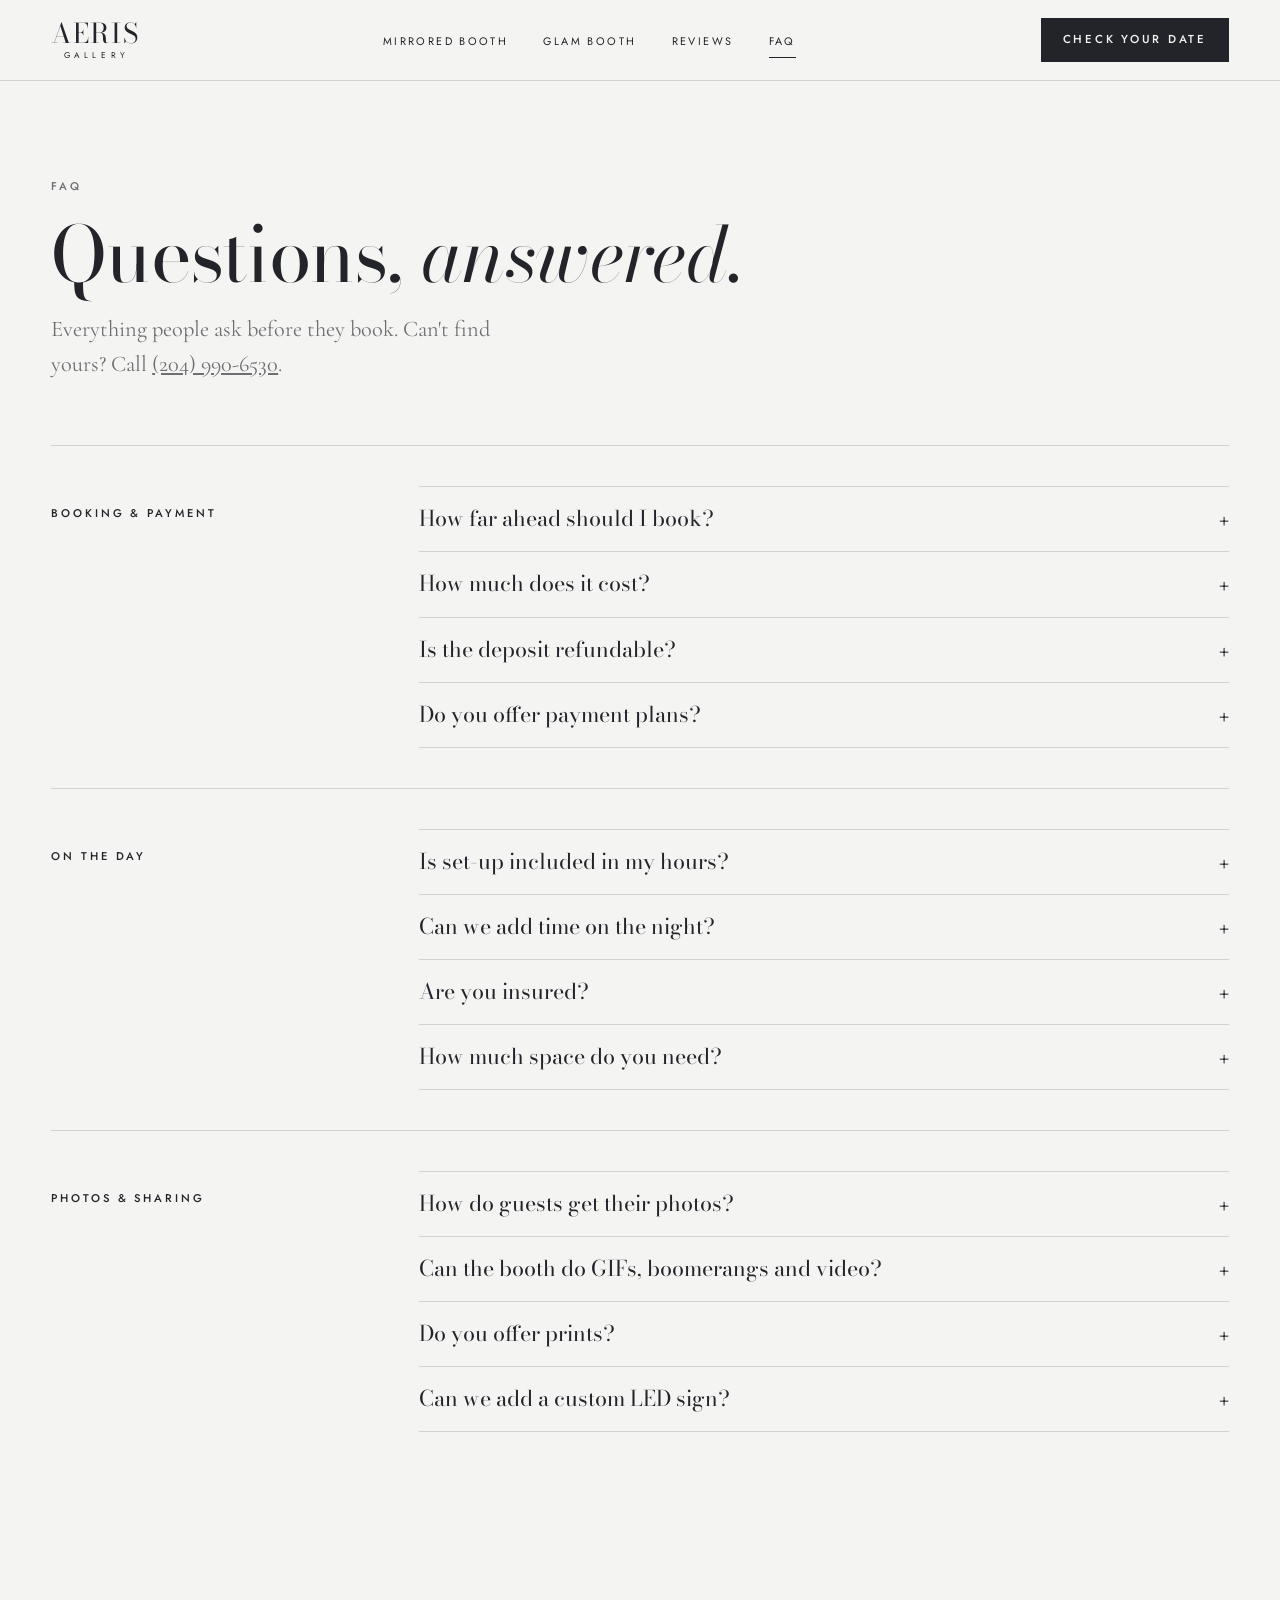
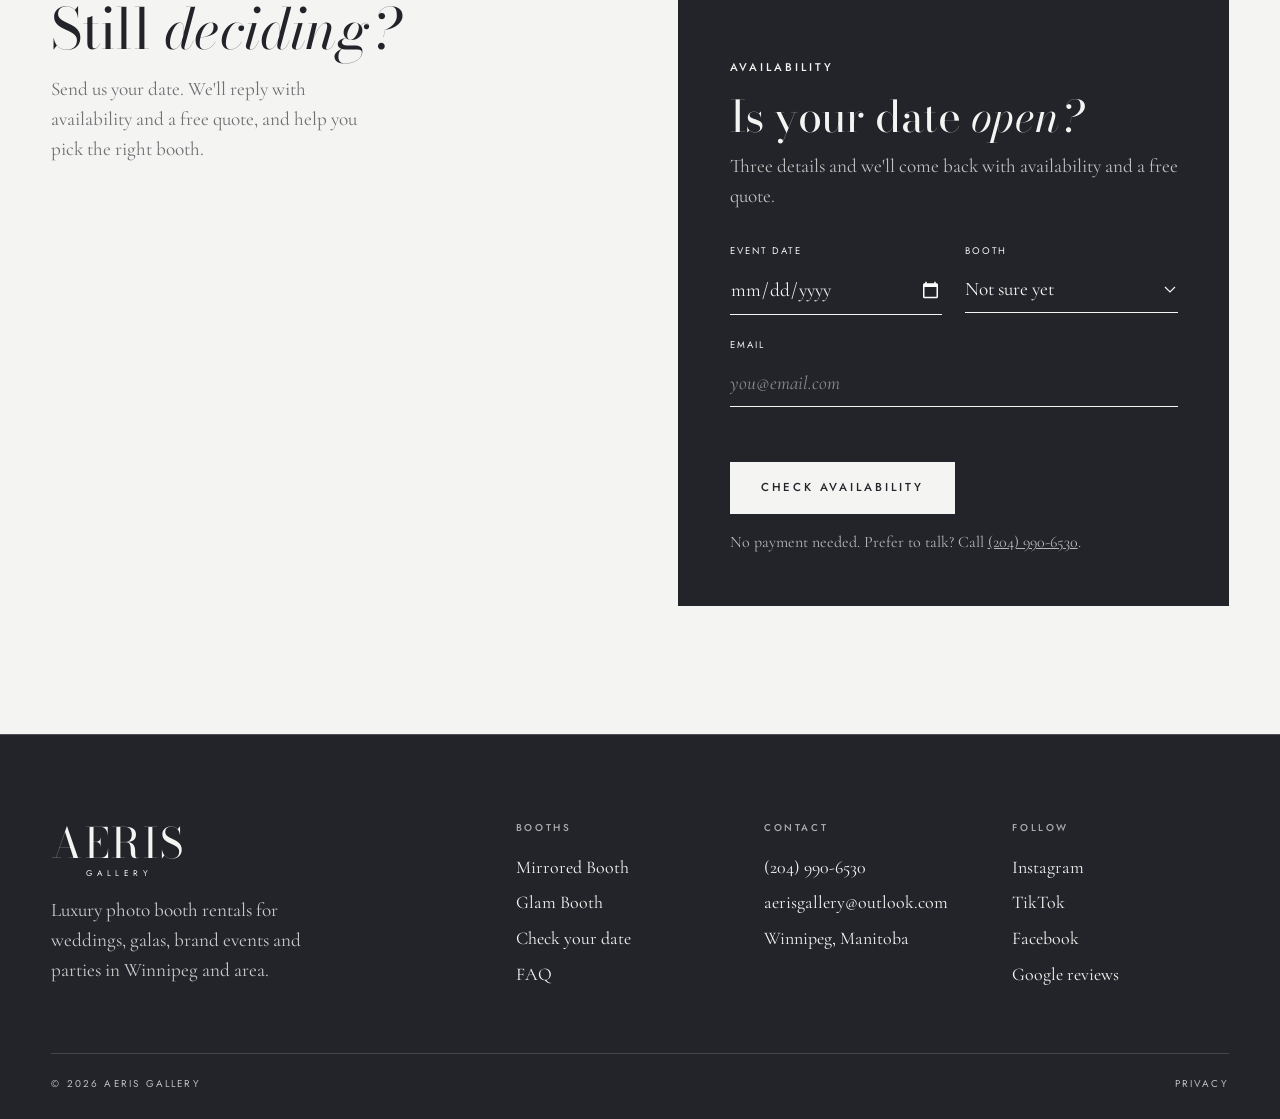
<file: faq.html>
<!doctype html>
<html lang="en-CA" class="no-js">
<head>
<meta charset="utf-8">
<meta name="viewport" content="width=device-width, initial-scale=1, viewport-fit=cover">
<title>Photo Booth Rental FAQ | Aeris Gallery Winnipeg</title>
<meta name="description" content="Pricing, booking, deposits, space, set-up, prints and photo delivery for Aeris Gallery photo booth rentals in Winnipeg.">
<meta property="og:title" content="Photo Booth Rental FAQ | Aeris Gallery Winnipeg">
<meta property="og:description" content="Pricing, booking, deposits, space, set-up, prints and photo delivery for Aeris Gallery photo booth rentals in Winnipeg.">
<meta property="og:image" content="assets/img/mirror-pink-sm.jpg">
<meta property="og:type" content="website">
<meta name="theme-color" content="#23242a">
<link rel="icon" href="assets/img/favicon.svg" type="image/svg+xml">
<link rel="preconnect" href="https://fonts.googleapis.com">
<link rel="preconnect" href="https://fonts.gstatic.com" crossorigin>
<link href="https://fonts.googleapis.com/css2?family=Bodoni+Moda:ital,opsz,wght@0,6..96,400;0,6..96,500;1,6..96,400&family=Cormorant+Garamond:ital,wght@0,400;0,500;1,400&family=Jost:wght@400;500&display=swap" rel="stylesheet">
<link rel="stylesheet" href="assets/css/style.css">
</head>
<body>
<a class="skip" href="#main">Skip to content</a>
<header class="nav">
  <div class="wrap">
    <a class="logo" href="index.html" aria-label="Aeris Gallery home"><b>AERIS</b><span>GALLERY</span></a>
    <ul>
      <li><a href="mirrored-booth.html">Mirrored Booth</a></li>
      <li><a href="glam-booth.html">Glam Booth</a></li>
      <li><a href="index.html#reviews">Reviews</a></li>
      <li><a href="faq.html" aria-current="page">FAQ</a></li>
    </ul>
    <div class="nav__cta">
      <a class="btn" href="book.html">Check your date</a>
      <button class="menu-btn" type="button" aria-controls="menu" aria-expanded="false" data-menu-open>Menu</button>
    </div>
  </div>
</header>
<div class="menu" id="menu" aria-hidden="true" role="dialog" aria-label="Menu">
  <div class="menu__top"><a class="logo" href="index.html"><b>AERIS</b><span>GALLERY</span></a><button class="menu-btn" style="display:inline-flex" type="button" data-menu-close>Close</button></div>
  <ul>
    <li><a href="mirrored-booth.html">Mirrored Booth</a></li>
    <li><a href="glam-booth.html">Glam Booth</a></li>
    <li><a href="index.html#reviews">Reviews</a></li>
    <li><a href="faq.html">FAQ</a></li>
  </ul>
  <div class="menu__foot">
    <a class="btn btn--light btn--block" href="book.html">Check your date</a>
    <a class="btn btn--line btn--block" href="tel:+12049906530">Call (204) 990-6530</a>
  </div>
</div>

<main id="main">
<section class="page"><div class="wrap">
  <span class="label muted">FAQ</span>
  <h1>Questions, <em>answered.</em></h1>
  <p class="lede">Everything people ask before they book. Can't find yours? Call <a href="tel:+12049906530">(204) 990-6530</a>.</p>
</div></section>
<section class="section" style="padding-top:clamp(40px,5vw,64px)"><div class="wrap"><div class="faq-group"><h2>Booking &amp; payment</h2><div class="faq"><details><summary>How far ahead should I book?</summary><p>Four to six weeks for weddings and peak season. Booths go by availability, and we have booked events as little as two days out, so it is always worth asking.</p></details>
<details><summary>How much does it cost?</summary><p>It depends on the booth, the hours and the extras you choose. Send us your date and details and we will reply with a free quote.</p></details>
<details><summary>Is the deposit refundable?</summary><p>Deposits are non-refundable, but they can move to a new date with notice, depending on availability.</p></details>
<details><summary>Do you offer payment plans?</summary><p>Yes. You can split payment across two or three instalments.</p></details></div></div><div class="faq-group"><h2>On the day</h2><div class="faq"><details><summary>Is set-up included in my hours?</summary><p>No, it is on us. We arrive two hours before your start time and pack down in 30 to 45 minutes after. Set-up and teardown are included in your price. For brand activations, up to three hours of set-up is included.</p></details>
<details><summary>Can we add time on the night?</summary><p>Yes. Add as much time as you like, as long as the booth is free.</p></details>
<details><summary>Are you insured?</summary><p>Yes, Aeris Gallery is fully insured. We can send your venue our certificate of insurance.</p></details>
<details><summary>How much space do you need?</summary><p>At least 8 × 8 ft, within 15 ft of a power outlet.</p></details></div></div><div class="faq-group"><h2>Photos &amp; sharing</h2><div class="faq"><details><summary>How do guests get their photos?</summary><p>Instantly. Guests get their photos sent straight to their phone right after they take them. You also get a private online gallery with every photo, GIF and video within 24 hours.</p></details>
<details><summary>Can the booth do GIFs, boomerangs and video?</summary><p>Yes. Our booths capture photos, GIFs, boomerangs and short videos, made for sharing.</p></details>
<details><summary>Do you offer prints?</summary><p>Yes. Add on-site prints in packages of 150 or 300.</p></details>
<details><summary>Can we add a custom LED sign?</summary><p>Yes. Choose one of our preset signs or order a custom one with your names, a hashtag or your logo.</p></details></div></div></div></section>
<section class="section section--tight"><div class="wrap close">
  <div><h2>Still <em>deciding?</em></h2><p class="muted" style="max-width:34ch;margin-top:1rem">Send us your date. We'll reply with availability and a free quote, and help you pick the right booth.</p></div>
  <div class="avail">
      <span class="label">Availability</span>
      <h2>Is your date <em>open?</em></h2>
      <p>Three details and we'll come back with availability and a free quote.</p>
      <form class="qf" novalidate>
        <label>Event date<input type="date" name="date" required></label>
        <label>Booth<select name="booth"><option value="mirrored">Mirrored Booth</option><option value="glam">Glam Booth</option><option value="both">Both booths</option><option value="unsure" selected>Not sure yet</option></select></label>
        <label class="full">Email<input type="email" name="email" autocomplete="email" placeholder="you@email.com" required></label>
        <span class="err full" role="alert" aria-live="polite"></span>
        <div class="full"><button class="btn btn--light" type="submit">Check availability</button></div>
      </form>
      <p class="fine">No payment needed. Prefer to talk? Call <a href="tel:+12049906530">(204) 990-6530</a>.</p>
    </div>
</div></section>
</main>
<footer class="footer">
  <div class="wrap">
    <div class="footer__cols">
      <div>
        <a class="logo" href="index.html"><b>AERIS</b><span>GALLERY</span></a>
        <p style="max-width:30ch;opacity:.8;margin-top:1.2rem">Luxury photo booth rentals for weddings, galas, brand events and parties in Winnipeg and area.</p>
      </div>
      <div><h3>Booths</h3><ul><li><a href="mirrored-booth.html">Mirrored Booth</a></li><li><a href="glam-booth.html">Glam Booth</a></li><li><a href="book.html">Check your date</a></li><li><a href="faq.html">FAQ</a></li></ul></div>
      <div><h3>Contact</h3><ul><li><a href="tel:+12049906530">(204) 990-6530</a></li><li><a href="mailto:aerisgallery@outlook.com">aerisgallery@outlook.com</a></li><li>Winnipeg, Manitoba</li></ul></div>
      <div><h3>Follow</h3><ul><li><a href="https://www.instagram.com/aerisgallery" target="_blank" rel="noopener">Instagram</a></li><li><a href="https://www.tiktok.com/@aeris.gallery" target="_blank" rel="noopener">TikTok</a></li><li><a href="https://www.facebook.com/profile.php?id=61573725666547" target="_blank" rel="noopener">Facebook</a></li><li><a href="https://www.google.com/search?q=Aeris+Gallery+Winnipeg" target="_blank" rel="noopener">Google reviews</a></li></ul></div>
    </div>
    <div class="footer__base"><span>© <span data-year>2026</span> Aeris Gallery</span><a href="privacy.html">Privacy</a></div>
  </div>
</footer>
<div class="mbar"><a class="btn btn--line" href="tel:+12049906530">Call</a><a class="btn btn--light" href="book.html">Check your date</a></div>
<script>document.querySelectorAll("[data-year]").forEach(function(e){e.textContent=new Date().getFullYear()})</script>
<script src="assets/js/main.js" defer></script>
</body>
</html>
</file>
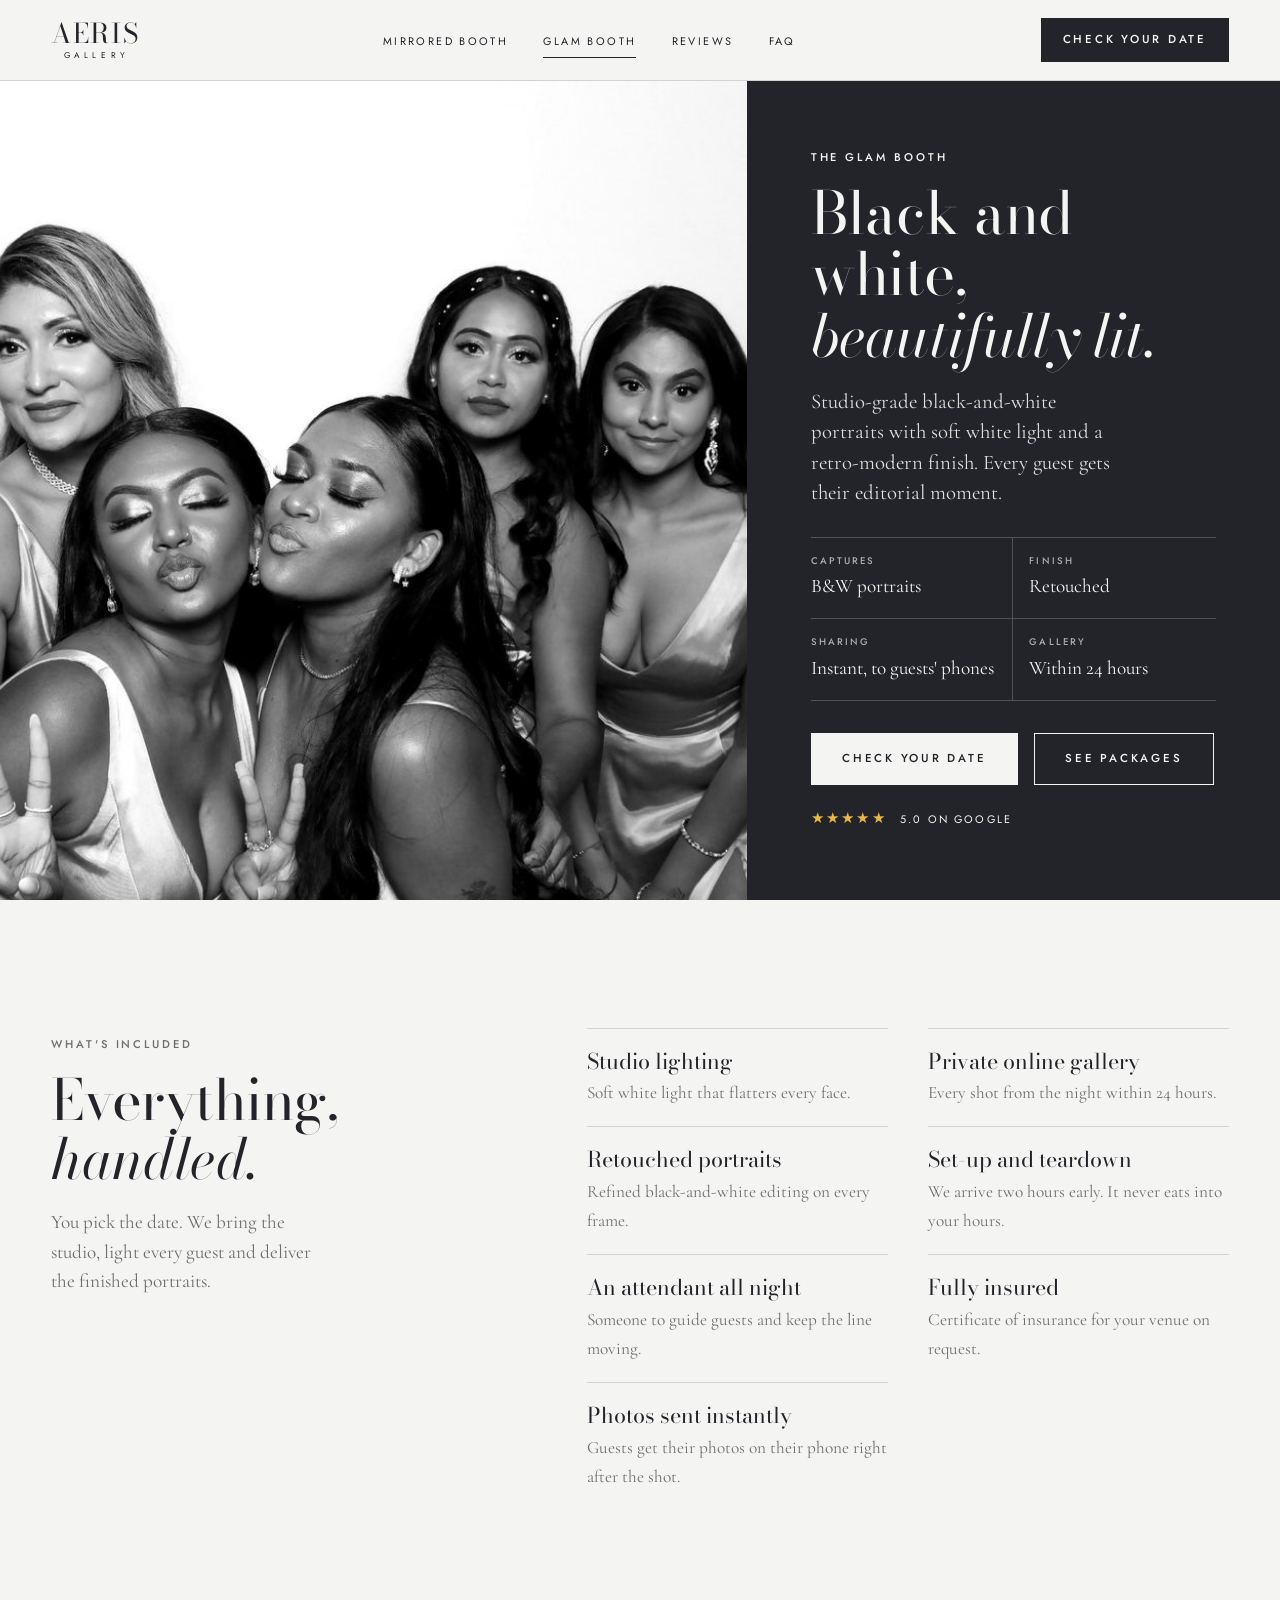
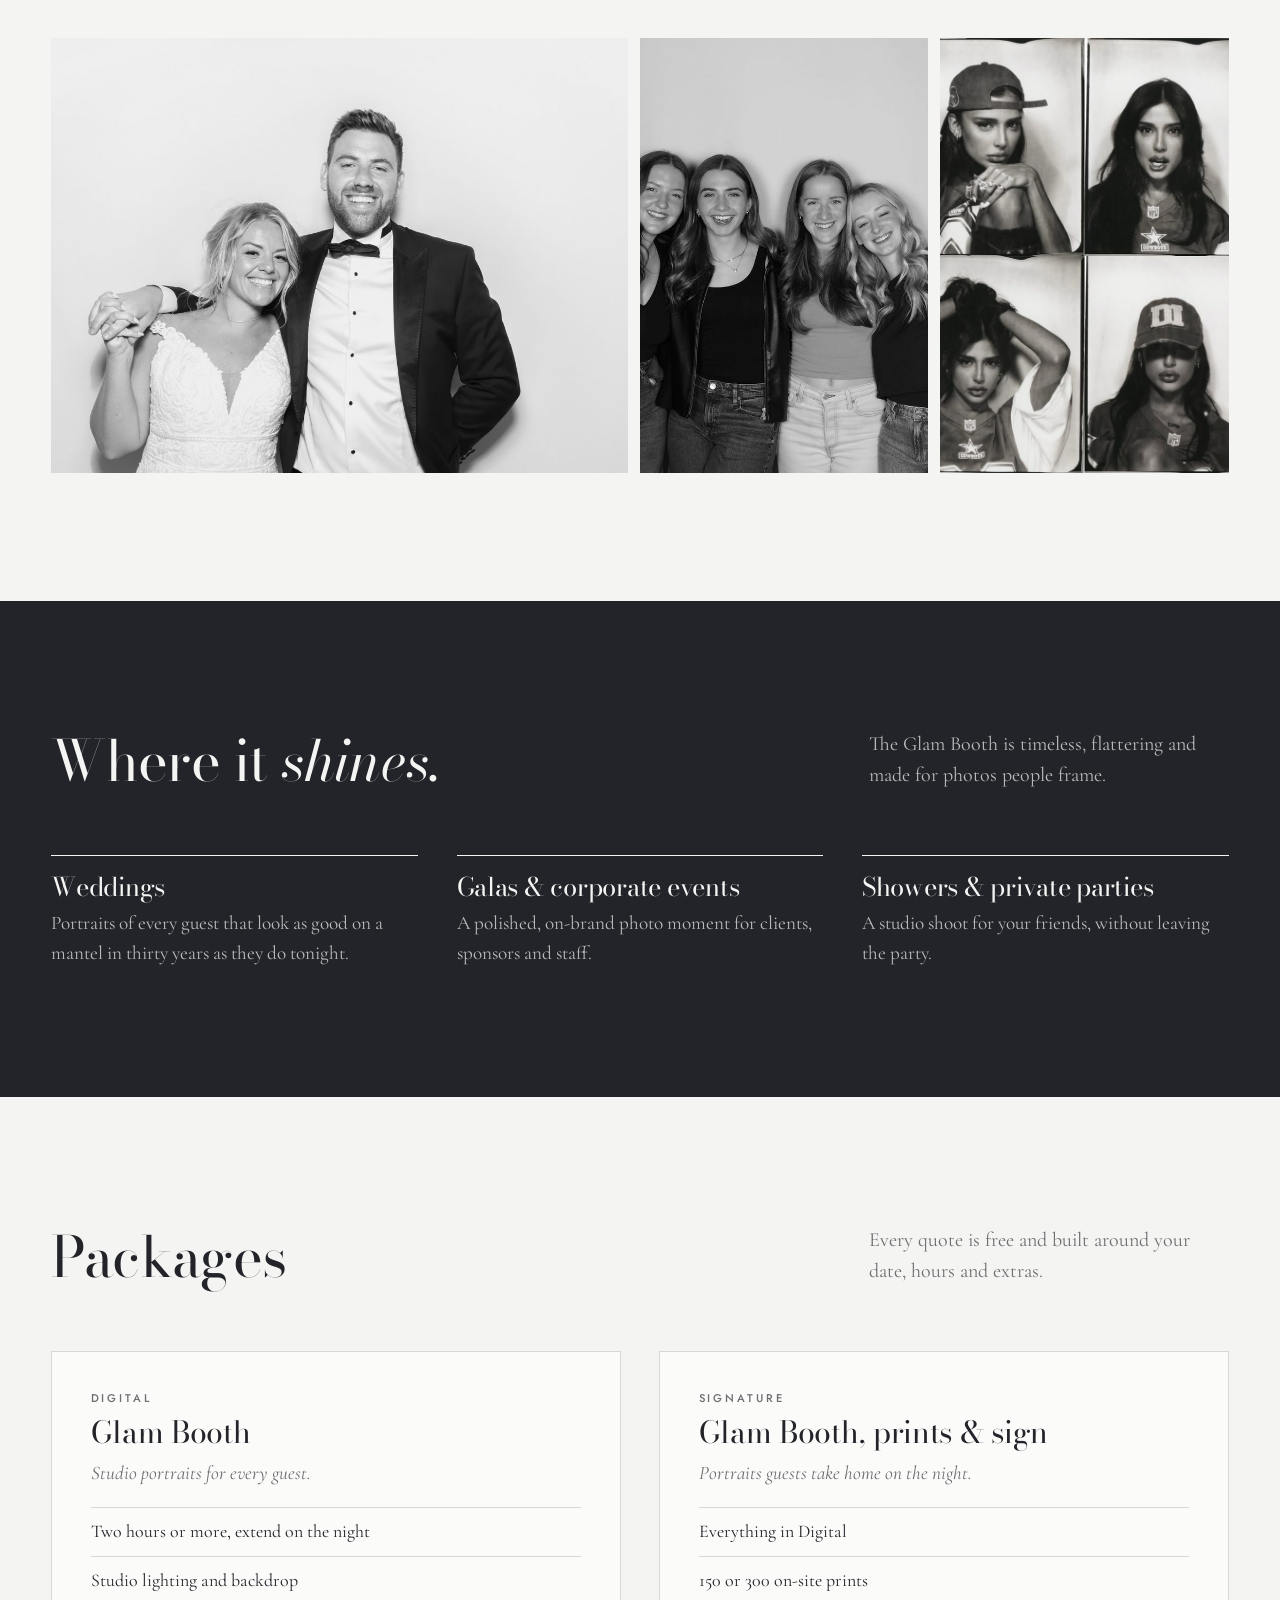
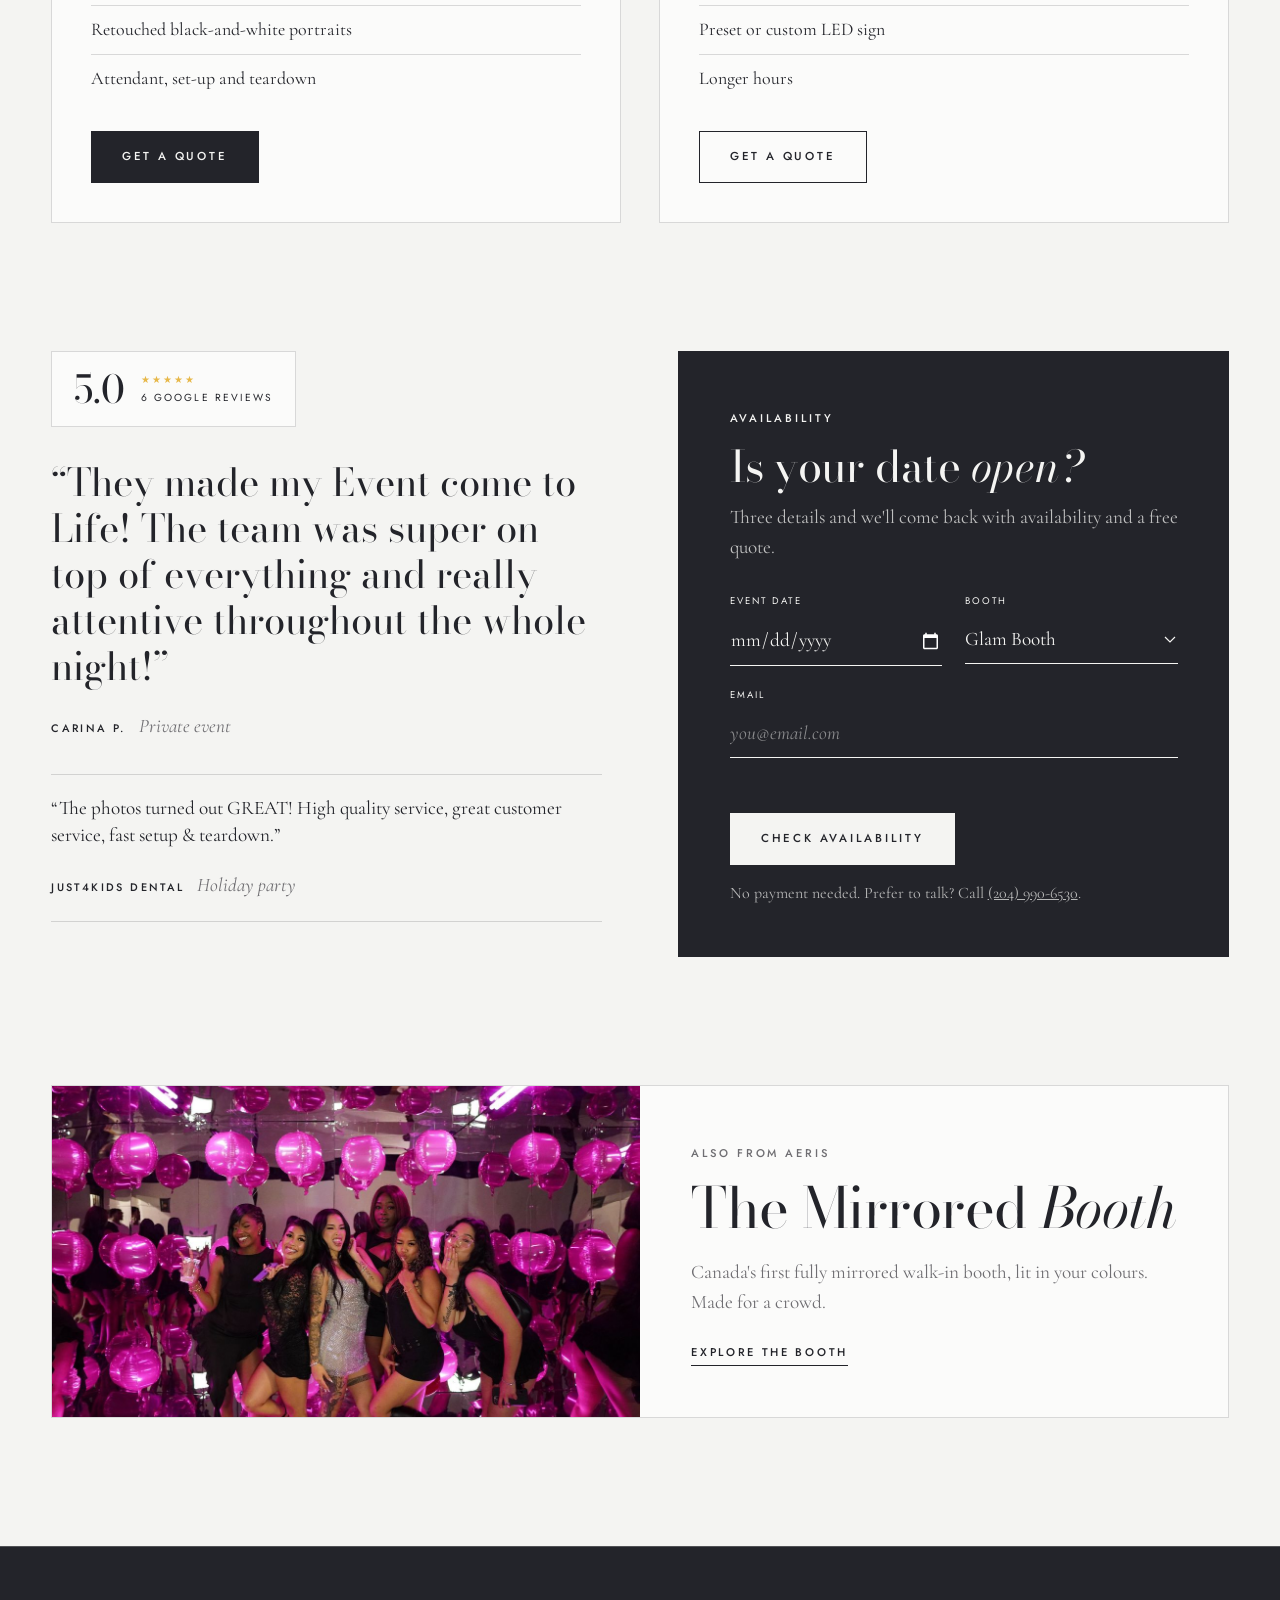
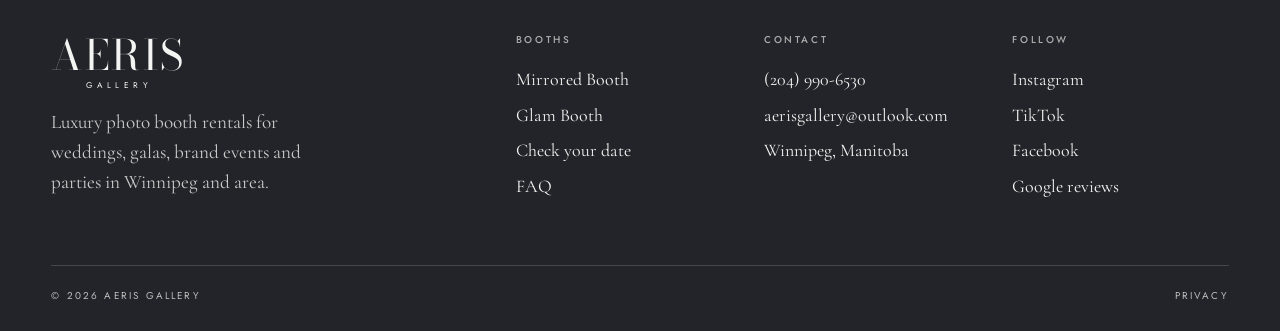
<file: glam-booth.html>
<!doctype html>
<html lang="en-CA" class="no-js">
<head>
<meta charset="utf-8">
<meta name="viewport" content="width=device-width, initial-scale=1, viewport-fit=cover">
<title>Glam Photo Booth Rental Winnipeg | Black &amp; White Booth by Aeris Gallery</title>
<meta name="description" content="Rent the Aeris Glam Booth in Winnipeg: studio-grade black-and-white portraits with soft lighting and retouching, for weddings, galas and corporate events. Free quotes.">
<meta property="og:title" content="Glam Photo Booth Rental Winnipeg | Black &amp; White Booth by Aeris Gallery">
<meta property="og:description" content="Rent the Aeris Glam Booth in Winnipeg: studio-grade black-and-white portraits with soft lighting and retouching, for weddings, galas and corporate events. Free quotes.">
<meta property="og:image" content="assets/img/glam-group-sm.jpg">
<meta property="og:type" content="website">
<meta name="theme-color" content="#23242a">
<link rel="icon" href="assets/img/favicon.svg" type="image/svg+xml">
<link rel="preconnect" href="https://fonts.googleapis.com">
<link rel="preconnect" href="https://fonts.gstatic.com" crossorigin>
<link href="https://fonts.googleapis.com/css2?family=Bodoni+Moda:ital,opsz,wght@0,6..96,400;0,6..96,500;1,6..96,400&family=Cormorant+Garamond:ital,wght@0,400;0,500;1,400&family=Jost:wght@400;500&display=swap" rel="stylesheet">
<link rel="stylesheet" href="assets/css/style.css">
</head>
<body>
<a class="skip" href="#main">Skip to content</a>
<header class="nav">
  <div class="wrap">
    <a class="logo" href="index.html" aria-label="Aeris Gallery home"><b>AERIS</b><span>GALLERY</span></a>
    <ul>
      <li><a href="mirrored-booth.html">Mirrored Booth</a></li>
      <li><a href="glam-booth.html" aria-current="page">Glam Booth</a></li>
      <li><a href="index.html#reviews">Reviews</a></li>
      <li><a href="faq.html">FAQ</a></li>
    </ul>
    <div class="nav__cta">
      <a class="btn" href="book.html">Check your date</a>
      <button class="menu-btn" type="button" aria-controls="menu" aria-expanded="false" data-menu-open>Menu</button>
    </div>
  </div>
</header>
<div class="menu" id="menu" aria-hidden="true" role="dialog" aria-label="Menu">
  <div class="menu__top"><a class="logo" href="index.html"><b>AERIS</b><span>GALLERY</span></a><button class="menu-btn" style="display:inline-flex" type="button" data-menu-close>Close</button></div>
  <ul>
    <li><a href="mirrored-booth.html">Mirrored Booth</a></li>
    <li><a href="glam-booth.html">Glam Booth</a></li>
    <li><a href="index.html#reviews">Reviews</a></li>
    <li><a href="faq.html">FAQ</a></li>
  </ul>
  <div class="menu__foot">
    <a class="btn btn--light btn--block" href="book.html">Check your date</a>
    <a class="btn btn--line btn--block" href="tel:+12049906530">Call (204) 990-6530</a>
  </div>
</div>

<main id="main">
<section class="bhero">
  <img src="assets/img/glam-group.jpg" srcset="assets/img/glam-group-sm.jpg 1200w, assets/img/glam-group.jpg 1800w" sizes="(max-width: 900px) 100vw, 58vw" alt="Bridesmaids posing together in a black-and-white Glam Booth portrait" style="object-position:88% 40%" fetchpriority="high">
  <div class="txt">
    <span class="label">The Glam Booth</span>
    <h1>Black and white, <em>beautifully lit.</em></h1>
    <p>Studio-grade black-and-white portraits with soft white light and a retro-modern finish. Every guest gets their editorial moment.</p>
    <dl class="meta"><div><dt>Captures</dt><dd>B&amp;W portraits</dd></div><div><dt>Finish</dt><dd>Retouched</dd></div><div><dt>Sharing</dt><dd>Instant, to guests' phones</dd></div><div><dt>Gallery</dt><dd>Within 24 hours</dd></div></dl>
    <div class="ctas"><a class="btn btn--light" href="book.html?booth=glam">Check your date</a><a class="btn btn--line" href="#packages">See packages</a></div>
    <a class="rating" href="https://www.google.com/search?q=Aeris+Gallery+Winnipeg" target="_blank" rel="noopener"><span class="stars">★★★★★</span>5.0 on Google</a>
  </div>
</section>

<section class="section"><div class="wrap inc">
  <div><span class="label muted">What's included</span><h2 style="margin-top:.8rem">Everything, <em>handled.</em></h2><p class="muted" style="margin-top:1.2rem;max-width:30ch">You pick the date. We bring the studio, light every guest and deliver the finished portraits.</p></div>
  <ul class="reveal"><li><b>Studio lighting</b><span>Soft white light that flatters every face.</span></li>
<li><b>Retouched portraits</b><span>Refined black-and-white editing on every frame.</span></li>
<li><b>An attendant all night</b><span>Someone to guide guests and keep the line moving.</span></li>
<li><b>Photos sent instantly</b><span>Guests get their photos on their phone right after the shot.</span></li>
<li><b>Private online gallery</b><span>Every shot from the night within 24 hours.</span></li>
<li><b>Set-up and teardown</b><span>We arrive two hours early. It never eats into your hours.</span></li>
<li><b>Fully insured</b><span>Certificate of insurance for your venue on request.</span></li></ul>
</div></section>

<section class="section section--tight"><div class="wrap"><div class="strip"><img src="assets/img/glam-couple.jpg" loading="lazy" alt="A bride and groom laughing in the Glam Booth" style="object-position:60% 40%">
<img src="assets/img/glam-friends-sm.jpg" loading="lazy" alt="Four friends in a black-and-white portrait" style="object-position:50% 50%">
<img src="assets/img/glam-guests.jpg" loading="lazy" alt="A four-frame black-and-white strip" style="object-position:50% 30%"></div></div></section>

<section class="section dark"><div class="wrap">
  <div class="head"><h2>Where it <em>shines.</em></h2><p>The Glam Booth is timeless, flattering and made for photos people frame.</p></div>
  <div class="events"><div class="ev"><h3>Weddings</h3><p>Portraits of every guest that look as good on a mantel in thirty years as they do tonight.</p></div>
<div class="ev"><h3>Galas &amp; corporate events</h3><p>A polished, on-brand photo moment for clients, sponsors and staff.</p></div>
<div class="ev"><h3>Showers &amp; private parties</h3><p>A studio shoot for your friends, without leaving the party.</p></div></div>
</div></section>

<section class="section" id="packages"><div class="wrap">
  <div class="head"><h2>Packages</h2><p>Every quote is free and built around your date, hours and extras.</p></div>
  <div class="pkg"><div class="pk reveal"><span class="label muted">Digital</span><h3>Glam Booth</h3><p class="for">Studio portraits for every guest.</p><ul><li>Two hours or more, extend on the night</li><li>Studio lighting and backdrop</li><li>Retouched black-and-white portraits</li><li>Attendant, set-up and teardown</li></ul><a class="btn" href="book.html?booth=glam&amp;extras=">Get a quote</a></div><div class="pk reveal"><span class="label muted">Signature</span><h3>Glam Booth, prints &amp; sign</h3><p class="for">Portraits guests take home on the night.</p><ul><li>Everything in Digital</li><li>150 or 300 on-site prints</li><li>Preset or custom LED sign</li><li>Longer hours</li></ul><a class="btn btn--line" href="book.html?booth=glam&amp;extras=Prints">Get a quote</a></div></div>
</div></section>

<section class="section section--tight"><div class="wrap close">
  <div class="reveal"><a class="gbadge" href="https://www.google.com/search?q=Aeris+Gallery+Winnipeg" target="_blank" rel="noopener"><strong>5.0</strong><span><span class="stars">★★★★★</span><br>6 Google reviews</span></a><p class="feature-q">“They made my Event come to Life! The team was super on top of everything and really attentive throughout the whole night!”</p><div class="who"><b>Carina P.</b><span>Private event</span></div>
    <div style="margin-top:2rem"><figure class="mini"><blockquote>“The photos turned out GREAT! High quality service, great customer service, fast setup &amp; teardown.”</blockquote><figcaption class="who"><b>Just4Kids Dental</b><span>Holiday party</span></figcaption></figure></div></div>
  <div class="avail">
      <span class="label">Availability</span>
      <h2>Is your date <em>open?</em></h2>
      <p>Three details and we'll come back with availability and a free quote.</p>
      <form class="qf" novalidate>
        <label>Event date<input type="date" name="date" required></label>
        <label>Booth<select name="booth"><option value="mirrored">Mirrored Booth</option><option value="glam" selected>Glam Booth</option><option value="both">Both booths</option><option value="unsure">Not sure yet</option></select></label>
        <label class="full">Email<input type="email" name="email" autocomplete="email" placeholder="you@email.com" required></label>
        <span class="err full" role="alert" aria-live="polite"></span>
        <div class="full"><button class="btn btn--light" type="submit">Check availability</button></div>
      </form>
      <p class="fine">No payment needed. Prefer to talk? Call <a href="tel:+12049906530">(204) 990-6530</a>.</p>
    </div>
</div></section>

<section class="section section--tight"><div class="wrap">
  <a class="other" href="mirrored-booth.html">
    <img src="assets/img/mirror-pink-sm.jpg" loading="lazy" alt="Guests in the pink-lit mirrored booth" style="object-position:85% 40%">
    <div><span class="label muted">Also from Aeris</span><h2>The Mirrored <em>Booth</em></h2><p class="muted">Canada's first fully mirrored walk-in booth, lit in your colours. Made for a crowd.</p><span class="more">Explore the booth</span></div>
  </a>
</div></section>
</main>
<footer class="footer">
  <div class="wrap">
    <div class="footer__cols">
      <div>
        <a class="logo" href="index.html"><b>AERIS</b><span>GALLERY</span></a>
        <p style="max-width:30ch;opacity:.8;margin-top:1.2rem">Luxury photo booth rentals for weddings, galas, brand events and parties in Winnipeg and area.</p>
      </div>
      <div><h3>Booths</h3><ul><li><a href="mirrored-booth.html">Mirrored Booth</a></li><li><a href="glam-booth.html">Glam Booth</a></li><li><a href="book.html">Check your date</a></li><li><a href="faq.html">FAQ</a></li></ul></div>
      <div><h3>Contact</h3><ul><li><a href="tel:+12049906530">(204) 990-6530</a></li><li><a href="mailto:aerisgallery@outlook.com">aerisgallery@outlook.com</a></li><li>Winnipeg, Manitoba</li></ul></div>
      <div><h3>Follow</h3><ul><li><a href="https://www.instagram.com/aerisgallery" target="_blank" rel="noopener">Instagram</a></li><li><a href="https://www.tiktok.com/@aeris.gallery" target="_blank" rel="noopener">TikTok</a></li><li><a href="https://www.facebook.com/profile.php?id=61573725666547" target="_blank" rel="noopener">Facebook</a></li><li><a href="https://www.google.com/search?q=Aeris+Gallery+Winnipeg" target="_blank" rel="noopener">Google reviews</a></li></ul></div>
    </div>
    <div class="footer__base"><span>© <span data-year>2026</span> Aeris Gallery</span><a href="privacy.html">Privacy</a></div>
  </div>
</footer>
<div class="mbar"><a class="btn btn--line" href="tel:+12049906530">Call</a><a class="btn btn--light" href="book.html">Check your date</a></div>
<script>document.querySelectorAll("[data-year]").forEach(function(e){e.textContent=new Date().getFullYear()})</script>
<script src="assets/js/main.js" defer></script>
</body>
</html>
</file>
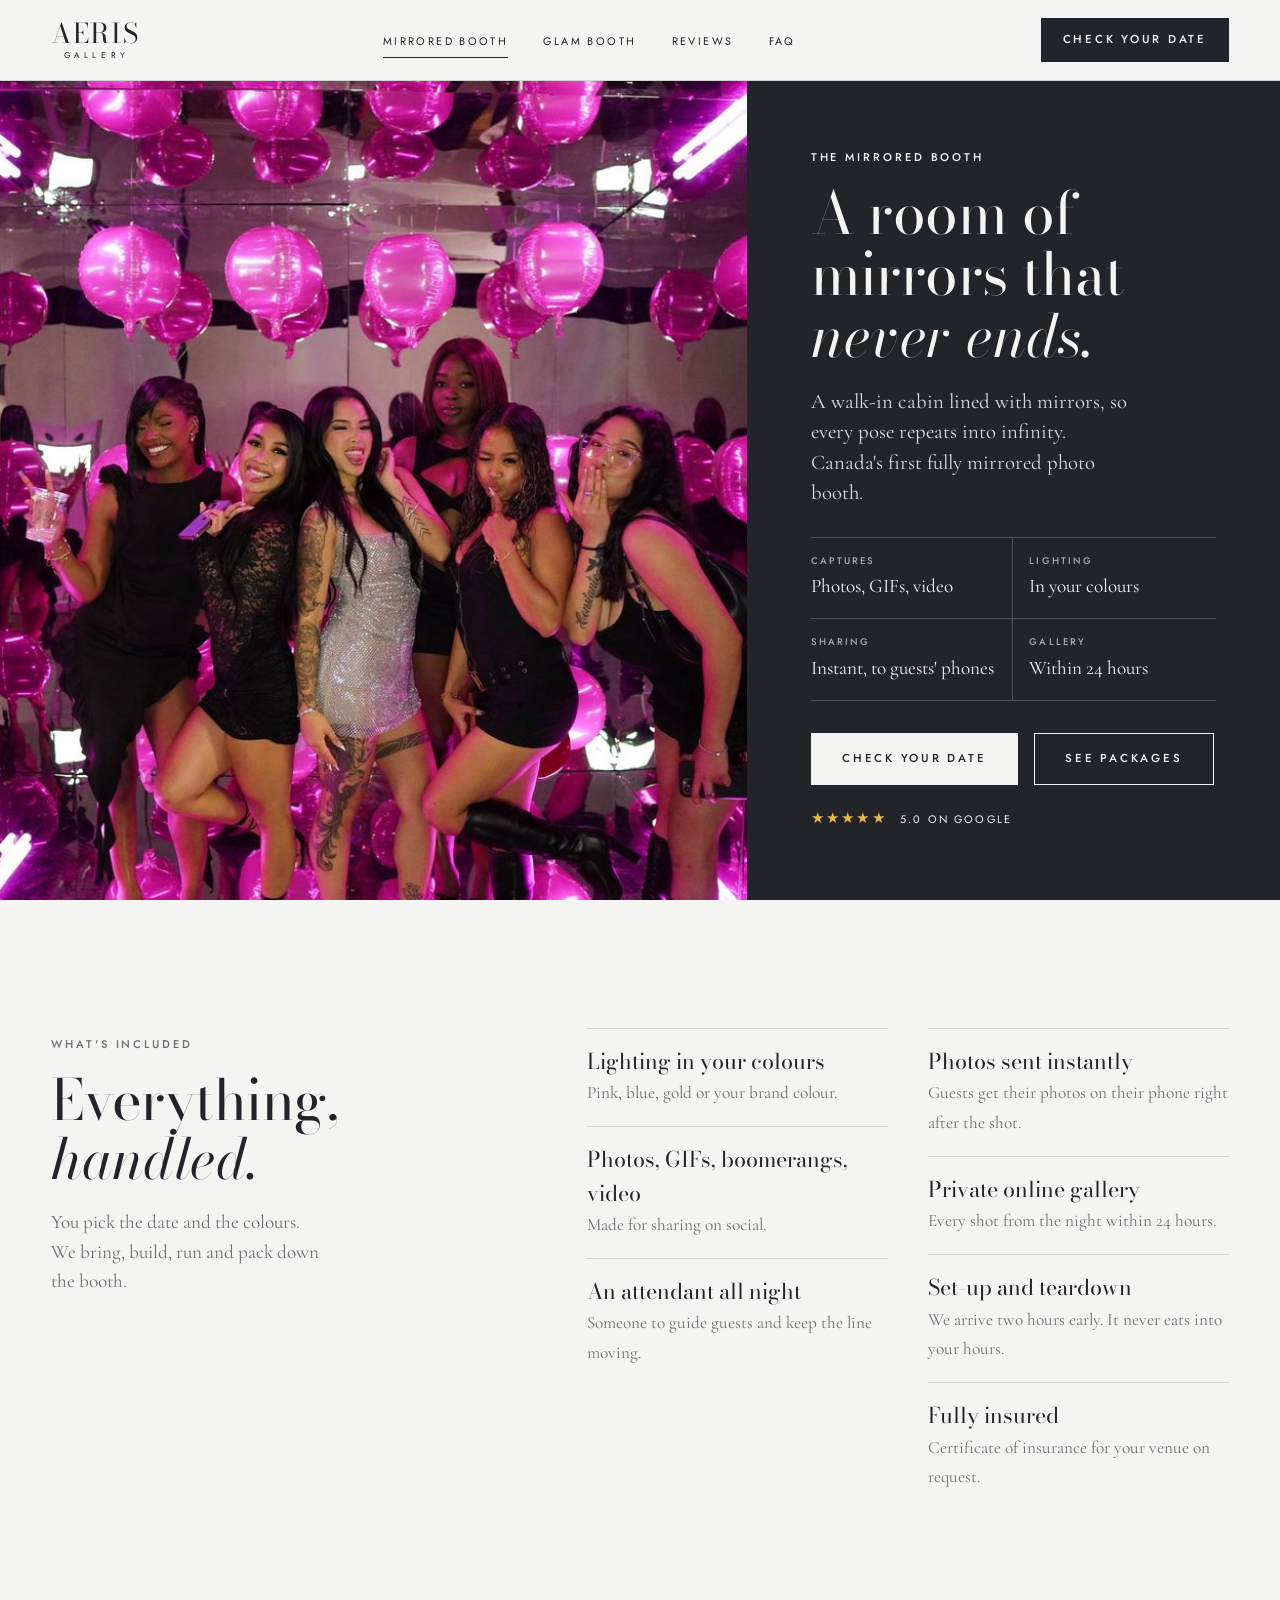
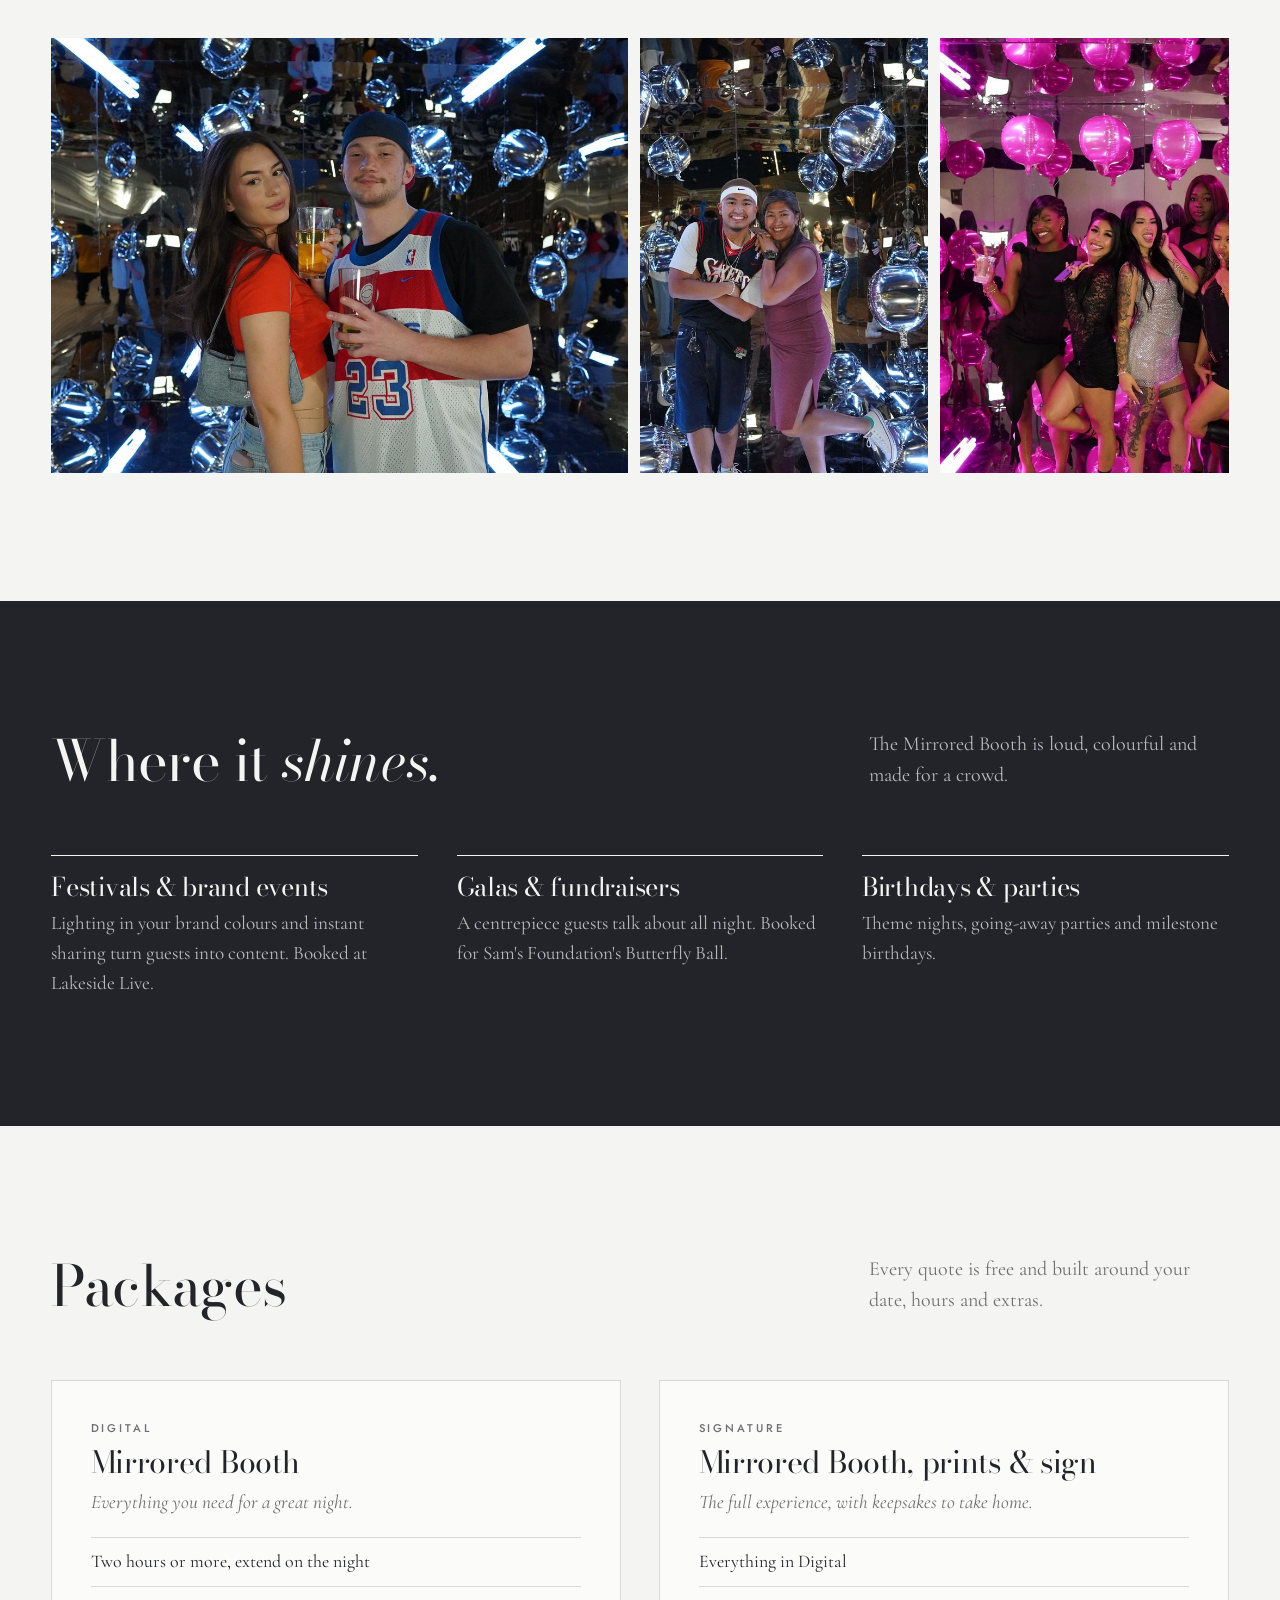
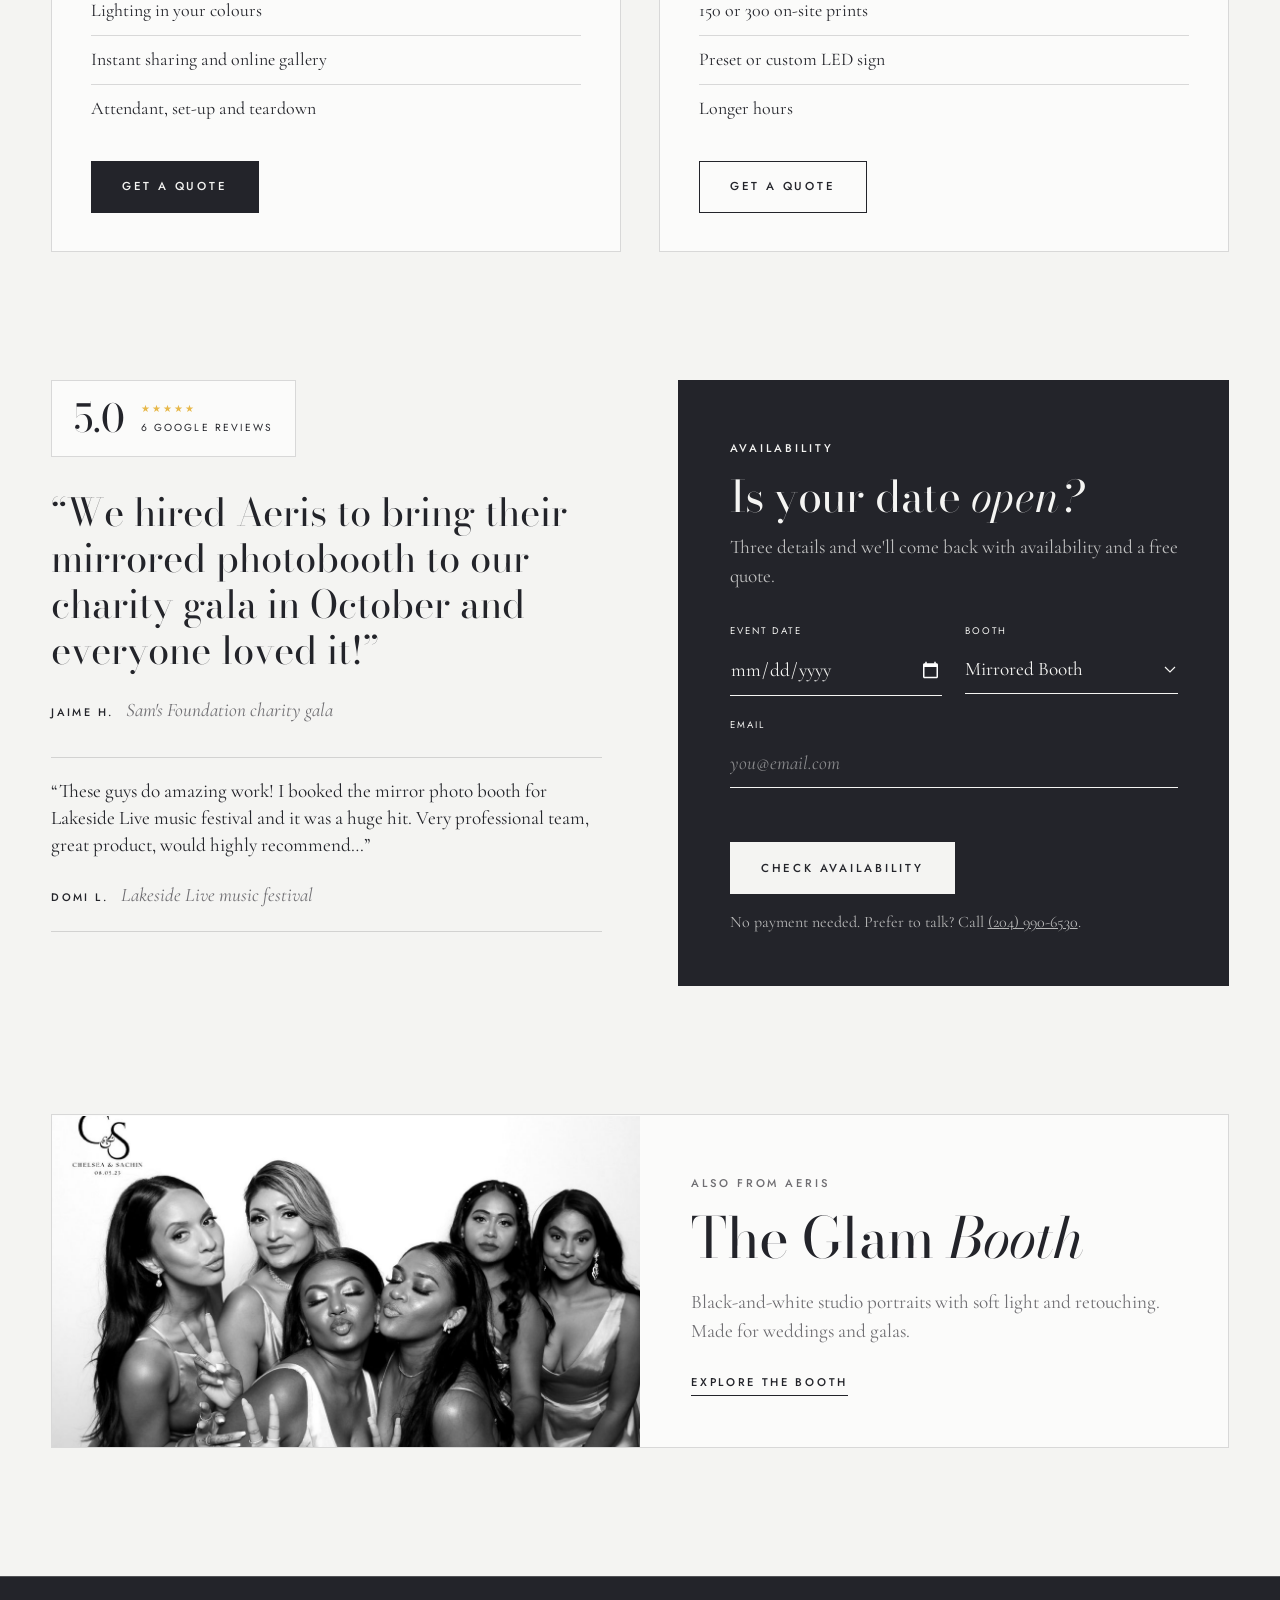
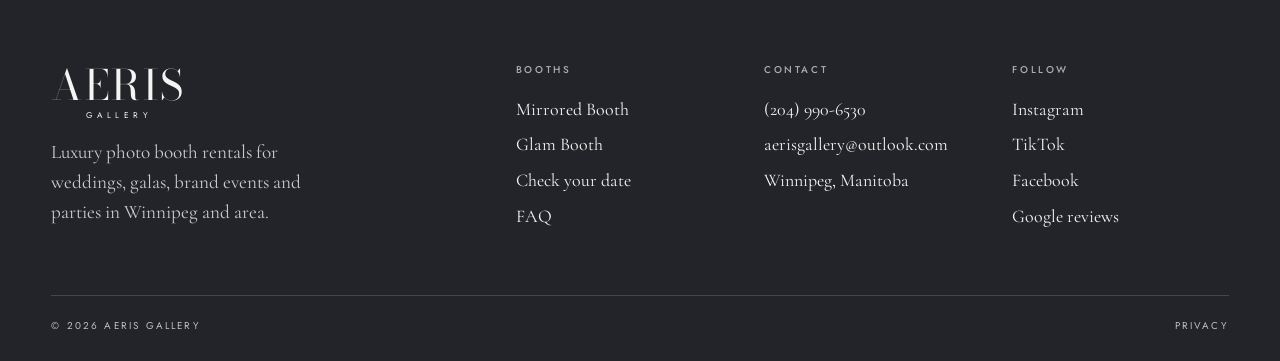
<file: mirrored-booth.html>
<!doctype html>
<html lang="en-CA" class="no-js">
<head>
<meta charset="utf-8">
<meta name="viewport" content="width=device-width, initial-scale=1, viewport-fit=cover">
<title>Mirror Photo Booth Rental Winnipeg | The Mirrored Booth by Aeris Gallery</title>
<meta name="description" content="Rent Canada's first fully mirrored photo booth in Winnipeg. A walk-in cabin of mirrors with custom lighting, photos, GIFs and video. Free quotes.">
<meta property="og:title" content="Mirror Photo Booth Rental Winnipeg | The Mirrored Booth by Aeris Gallery">
<meta property="og:description" content="Rent Canada's first fully mirrored photo booth in Winnipeg. A walk-in cabin of mirrors with custom lighting, photos, GIFs and video. Free quotes.">
<meta property="og:image" content="assets/img/mirror-pink-sm.jpg">
<meta property="og:type" content="website">
<meta name="theme-color" content="#23242a">
<link rel="icon" href="assets/img/favicon.svg" type="image/svg+xml">
<link rel="preconnect" href="https://fonts.googleapis.com">
<link rel="preconnect" href="https://fonts.gstatic.com" crossorigin>
<link href="https://fonts.googleapis.com/css2?family=Bodoni+Moda:ital,opsz,wght@0,6..96,400;0,6..96,500;1,6..96,400&family=Cormorant+Garamond:ital,wght@0,400;0,500;1,400&family=Jost:wght@400;500&display=swap" rel="stylesheet">
<link rel="stylesheet" href="assets/css/style.css">
</head>
<body>
<a class="skip" href="#main">Skip to content</a>
<header class="nav">
  <div class="wrap">
    <a class="logo" href="index.html" aria-label="Aeris Gallery home"><b>AERIS</b><span>GALLERY</span></a>
    <ul>
      <li><a href="mirrored-booth.html" aria-current="page">Mirrored Booth</a></li>
      <li><a href="glam-booth.html">Glam Booth</a></li>
      <li><a href="index.html#reviews">Reviews</a></li>
      <li><a href="faq.html">FAQ</a></li>
    </ul>
    <div class="nav__cta">
      <a class="btn" href="book.html">Check your date</a>
      <button class="menu-btn" type="button" aria-controls="menu" aria-expanded="false" data-menu-open>Menu</button>
    </div>
  </div>
</header>
<div class="menu" id="menu" aria-hidden="true" role="dialog" aria-label="Menu">
  <div class="menu__top"><a class="logo" href="index.html"><b>AERIS</b><span>GALLERY</span></a><button class="menu-btn" style="display:inline-flex" type="button" data-menu-close>Close</button></div>
  <ul>
    <li><a href="mirrored-booth.html">Mirrored Booth</a></li>
    <li><a href="glam-booth.html">Glam Booth</a></li>
    <li><a href="index.html#reviews">Reviews</a></li>
    <li><a href="faq.html">FAQ</a></li>
  </ul>
  <div class="menu__foot">
    <a class="btn btn--light btn--block" href="book.html">Check your date</a>
    <a class="btn btn--line btn--block" href="tel:+12049906530">Call (204) 990-6530</a>
  </div>
</div>

<main id="main">
<section class="bhero">
  <img src="assets/img/mirror-pink.jpg" srcset="assets/img/mirror-pink-sm.jpg 1200w, assets/img/mirror-pink.jpg 2400w" sizes="(max-width: 900px) 100vw, 58vw" alt="Six friends posing in the mirrored booth, lit hot pink" style="object-position:50% 60%" fetchpriority="high">
  <div class="txt">
    <span class="label">The Mirrored Booth</span>
    <h1>A room of mirrors that <em>never ends.</em></h1>
    <p>A walk-in cabin lined with mirrors, so every pose repeats into infinity. Canada's first fully mirrored photo booth.</p>
    <dl class="meta"><div><dt>Captures</dt><dd>Photos, GIFs, video</dd></div><div><dt>Lighting</dt><dd>In your colours</dd></div><div><dt>Sharing</dt><dd>Instant, to guests' phones</dd></div><div><dt>Gallery</dt><dd>Within 24 hours</dd></div></dl>
    <div class="ctas"><a class="btn btn--light" href="book.html?booth=mirrored">Check your date</a><a class="btn btn--line" href="#packages">See packages</a></div>
    <a class="rating" href="https://www.google.com/search?q=Aeris+Gallery+Winnipeg" target="_blank" rel="noopener"><span class="stars">★★★★★</span>5.0 on Google</a>
  </div>
</section>

<section class="section"><div class="wrap inc">
  <div><span class="label muted">What's included</span><h2 style="margin-top:.8rem">Everything, <em>handled.</em></h2><p class="muted" style="margin-top:1.2rem;max-width:30ch">You pick the date and the colours. We bring, build, run and pack down the booth.</p></div>
  <ul class="reveal"><li><b>Lighting in your colours</b><span>Pink, blue, gold or your brand colour.</span></li>
<li><b>Photos, GIFs, boomerangs, video</b><span>Made for sharing on social.</span></li>
<li><b>An attendant all night</b><span>Someone to guide guests and keep the line moving.</span></li>
<li><b>Photos sent instantly</b><span>Guests get their photos on their phone right after the shot.</span></li>
<li><b>Private online gallery</b><span>Every shot from the night within 24 hours.</span></li>
<li><b>Set-up and teardown</b><span>We arrive two hours early. It never eats into your hours.</span></li>
<li><b>Fully insured</b><span>Certificate of insurance for your venue on request.</span></li></ul>
</div></section>

<section class="section section--tight"><div class="wrap"><div class="strip"><img src="assets/img/mirror-summer-sm.jpg" loading="lazy" alt="A couple inside the mirrored booth with chrome balloons" style="object-position:70% 50%">
<img src="assets/img/mirror-hero-sm.jpg" loading="lazy" alt="Two guests smiling in the mirrored booth" style="object-position:55% 50%">
<img src="assets/img/mirror-pink-sm.jpg" loading="lazy" alt="Guests in the pink-lit mirrored booth" style="object-position:30% 50%"></div></div></section>

<section class="section dark"><div class="wrap">
  <div class="head"><h2>Where it <em>shines.</em></h2><p>The Mirrored Booth is loud, colourful and made for a crowd.</p></div>
  <div class="events"><div class="ev"><h3>Festivals &amp; brand events</h3><p>Lighting in your brand colours and instant sharing turn guests into content. Booked at Lakeside Live.</p></div>
<div class="ev"><h3>Galas &amp; fundraisers</h3><p>A centrepiece guests talk about all night. Booked for Sam's Foundation's Butterfly Ball.</p></div>
<div class="ev"><h3>Birthdays &amp; parties</h3><p>Theme nights, going-away parties and milestone birthdays.</p></div></div>
</div></section>

<section class="section" id="packages"><div class="wrap">
  <div class="head"><h2>Packages</h2><p>Every quote is free and built around your date, hours and extras.</p></div>
  <div class="pkg"><div class="pk reveal"><span class="label muted">Digital</span><h3>Mirrored Booth</h3><p class="for">Everything you need for a great night.</p><ul><li>Two hours or more, extend on the night</li><li>Lighting in your colours</li><li>Instant sharing and online gallery</li><li>Attendant, set-up and teardown</li></ul><a class="btn" href="book.html?booth=mirrored&amp;extras=">Get a quote</a></div><div class="pk reveal"><span class="label muted">Signature</span><h3>Mirrored Booth, prints &amp; sign</h3><p class="for">The full experience, with keepsakes to take home.</p><ul><li>Everything in Digital</li><li>150 or 300 on-site prints</li><li>Preset or custom LED sign</li><li>Longer hours</li></ul><a class="btn btn--line" href="book.html?booth=mirrored&amp;extras=Prints">Get a quote</a></div></div>
</div></section>

<section class="section section--tight"><div class="wrap close">
  <div class="reveal"><a class="gbadge" href="https://www.google.com/search?q=Aeris+Gallery+Winnipeg" target="_blank" rel="noopener"><strong>5.0</strong><span><span class="stars">★★★★★</span><br>6 Google reviews</span></a><p class="feature-q">“We hired Aeris to bring their mirrored photobooth to our charity gala in October and everyone loved it!”</p><div class="who"><b>Jaime H.</b><span>Sam's Foundation charity gala</span></div>
    <div style="margin-top:2rem"><figure class="mini"><blockquote>“These guys do amazing work! I booked the mirror photo booth for Lakeside Live music festival and it was a huge hit. Very professional team, great product, would highly recommend…”</blockquote><figcaption class="who"><b>Domi L.</b><span>Lakeside Live music festival</span></figcaption></figure></div></div>
  <div class="avail">
      <span class="label">Availability</span>
      <h2>Is your date <em>open?</em></h2>
      <p>Three details and we'll come back with availability and a free quote.</p>
      <form class="qf" novalidate>
        <label>Event date<input type="date" name="date" required></label>
        <label>Booth<select name="booth"><option value="mirrored" selected>Mirrored Booth</option><option value="glam">Glam Booth</option><option value="both">Both booths</option><option value="unsure">Not sure yet</option></select></label>
        <label class="full">Email<input type="email" name="email" autocomplete="email" placeholder="you@email.com" required></label>
        <span class="err full" role="alert" aria-live="polite"></span>
        <div class="full"><button class="btn btn--light" type="submit">Check availability</button></div>
      </form>
      <p class="fine">No payment needed. Prefer to talk? Call <a href="tel:+12049906530">(204) 990-6530</a>.</p>
    </div>
</div></section>

<section class="section section--tight"><div class="wrap">
  <a class="other" href="glam-booth.html">
    <img src="assets/img/glam-group-sm.jpg" loading="lazy" alt="Bridesmaids in a black-and-white Glam Booth portrait" style="object-position:85% 40%">
    <div><span class="label muted">Also from Aeris</span><h2>The Glam <em>Booth</em></h2><p class="muted">Black-and-white studio portraits with soft light and retouching. Made for weddings and galas.</p><span class="more">Explore the booth</span></div>
  </a>
</div></section>
</main>
<footer class="footer">
  <div class="wrap">
    <div class="footer__cols">
      <div>
        <a class="logo" href="index.html"><b>AERIS</b><span>GALLERY</span></a>
        <p style="max-width:30ch;opacity:.8;margin-top:1.2rem">Luxury photo booth rentals for weddings, galas, brand events and parties in Winnipeg and area.</p>
      </div>
      <div><h3>Booths</h3><ul><li><a href="mirrored-booth.html">Mirrored Booth</a></li><li><a href="glam-booth.html">Glam Booth</a></li><li><a href="book.html">Check your date</a></li><li><a href="faq.html">FAQ</a></li></ul></div>
      <div><h3>Contact</h3><ul><li><a href="tel:+12049906530">(204) 990-6530</a></li><li><a href="mailto:aerisgallery@outlook.com">aerisgallery@outlook.com</a></li><li>Winnipeg, Manitoba</li></ul></div>
      <div><h3>Follow</h3><ul><li><a href="https://www.instagram.com/aerisgallery" target="_blank" rel="noopener">Instagram</a></li><li><a href="https://www.tiktok.com/@aeris.gallery" target="_blank" rel="noopener">TikTok</a></li><li><a href="https://www.facebook.com/profile.php?id=61573725666547" target="_blank" rel="noopener">Facebook</a></li><li><a href="https://www.google.com/search?q=Aeris+Gallery+Winnipeg" target="_blank" rel="noopener">Google reviews</a></li></ul></div>
    </div>
    <div class="footer__base"><span>© <span data-year>2026</span> Aeris Gallery</span><a href="privacy.html">Privacy</a></div>
  </div>
</footer>
<div class="mbar"><a class="btn btn--line" href="tel:+12049906530">Call</a><a class="btn btn--light" href="book.html">Check your date</a></div>
<script>document.querySelectorAll("[data-year]").forEach(function(e){e.textContent=new Date().getFullYear()})</script>
<script src="assets/js/main.js" defer></script>
</body>
</html>
</file>
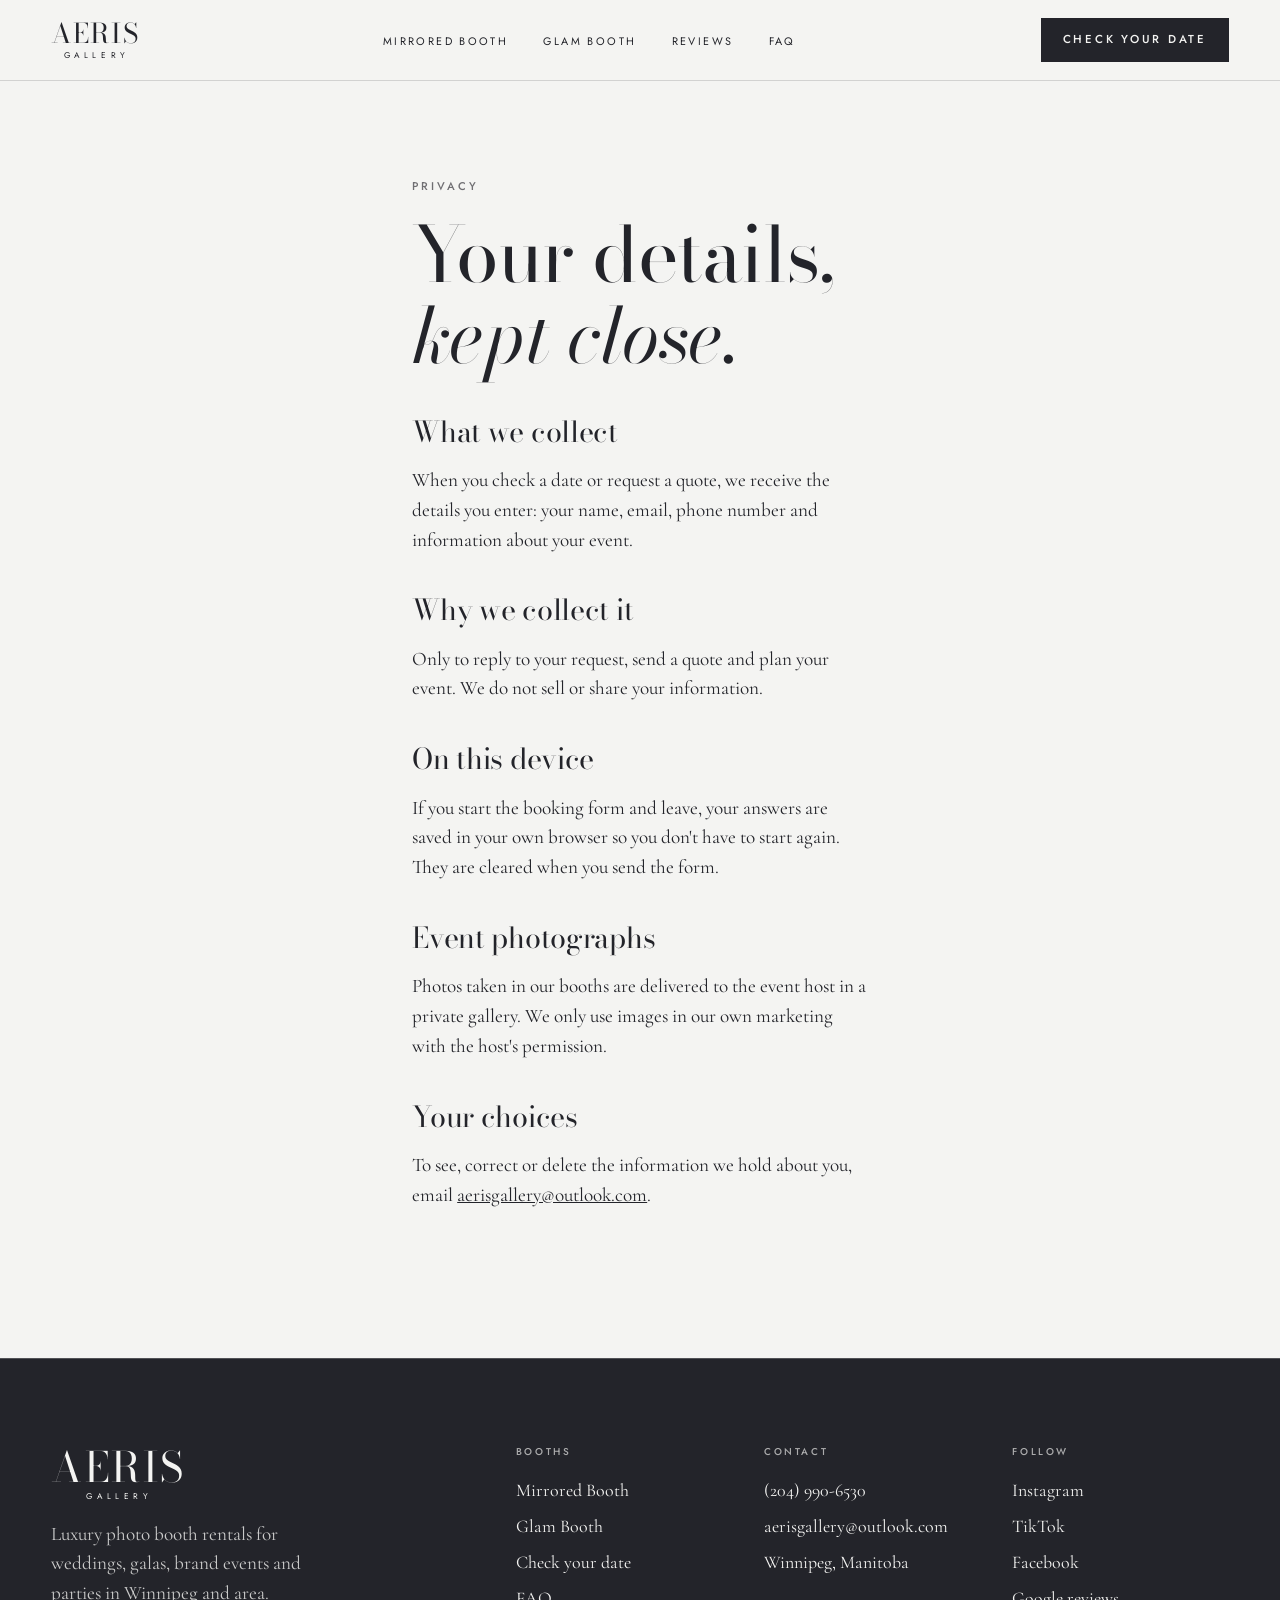
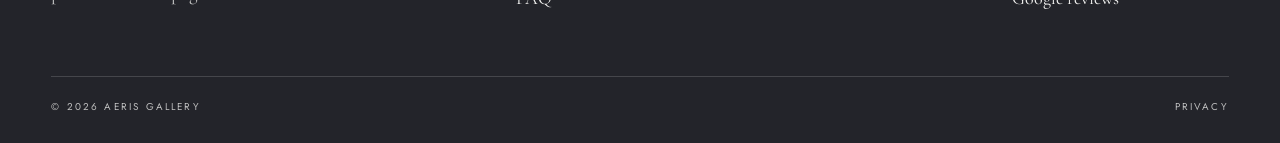
<file: privacy.html>
<!doctype html>
<html lang="en-CA" class="no-js">
<head>
<meta charset="utf-8">
<meta name="viewport" content="width=device-width, initial-scale=1, viewport-fit=cover">
<title>Privacy | Aeris Gallery</title>
<meta name="description" content="How Aeris Gallery handles the information you share with us.">
<meta property="og:title" content="Privacy | Aeris Gallery">
<meta property="og:description" content="How Aeris Gallery handles the information you share with us.">
<meta property="og:image" content="assets/img/mirror-pink-sm.jpg">
<meta property="og:type" content="website">
<meta name="theme-color" content="#23242a">
<link rel="icon" href="assets/img/favicon.svg" type="image/svg+xml">
<link rel="preconnect" href="https://fonts.googleapis.com">
<link rel="preconnect" href="https://fonts.gstatic.com" crossorigin>
<link href="https://fonts.googleapis.com/css2?family=Bodoni+Moda:ital,opsz,wght@0,6..96,400;0,6..96,500;1,6..96,400&family=Cormorant+Garamond:ital,wght@0,400;0,500;1,400&family=Jost:wght@400;500&display=swap" rel="stylesheet">
<link rel="stylesheet" href="assets/css/style.css">
</head>
<body>
<a class="skip" href="#main">Skip to content</a>
<header class="nav">
  <div class="wrap">
    <a class="logo" href="index.html" aria-label="Aeris Gallery home"><b>AERIS</b><span>GALLERY</span></a>
    <ul>
      <li><a href="mirrored-booth.html">Mirrored Booth</a></li>
      <li><a href="glam-booth.html">Glam Booth</a></li>
      <li><a href="index.html#reviews">Reviews</a></li>
      <li><a href="faq.html">FAQ</a></li>
    </ul>
    <div class="nav__cta">
      <a class="btn" href="book.html">Check your date</a>
      <button class="menu-btn" type="button" aria-controls="menu" aria-expanded="false" data-menu-open>Menu</button>
    </div>
  </div>
</header>
<div class="menu" id="menu" aria-hidden="true" role="dialog" aria-label="Menu">
  <div class="menu__top"><a class="logo" href="index.html"><b>AERIS</b><span>GALLERY</span></a><button class="menu-btn" style="display:inline-flex" type="button" data-menu-close>Close</button></div>
  <ul>
    <li><a href="mirrored-booth.html">Mirrored Booth</a></li>
    <li><a href="glam-booth.html">Glam Booth</a></li>
    <li><a href="index.html#reviews">Reviews</a></li>
    <li><a href="faq.html">FAQ</a></li>
  </ul>
  <div class="menu__foot">
    <a class="btn btn--light btn--block" href="book.html">Check your date</a>
    <a class="btn btn--line btn--block" href="tel:+12049906530">Call (204) 990-6530</a>
  </div>
</div>

<main id="main">
<section class="page section"><div class="wrap prose">
  <span class="label muted">Privacy</span>
  <h1>Your details, <em>kept close.</em></h1>
  <h2>What we collect</h2>
  <p>When you check a date or request a quote, we receive the details you enter: your name, email, phone number and information about your event.</p>
  <h2>Why we collect it</h2>
  <p>Only to reply to your request, send a quote and plan your event. We do not sell or share your information.</p>
  <h2>On this device</h2>
  <p>If you start the booking form and leave, your answers are saved in your own browser so you don't have to start again. They are cleared when you send the form.</p>
  <h2>Event photographs</h2>
  <p>Photos taken in our booths are delivered to the event host in a private gallery. We only use images in our own marketing with the host's permission.</p>
  <h2>Your choices</h2>
  <p>To see, correct or delete the information we hold about you, email <a href="mailto:aerisgallery@outlook.com">aerisgallery@outlook.com</a>.</p>
</div></section>
</main>
<footer class="footer">
  <div class="wrap">
    <div class="footer__cols">
      <div>
        <a class="logo" href="index.html"><b>AERIS</b><span>GALLERY</span></a>
        <p style="max-width:30ch;opacity:.8;margin-top:1.2rem">Luxury photo booth rentals for weddings, galas, brand events and parties in Winnipeg and area.</p>
      </div>
      <div><h3>Booths</h3><ul><li><a href="mirrored-booth.html">Mirrored Booth</a></li><li><a href="glam-booth.html">Glam Booth</a></li><li><a href="book.html">Check your date</a></li><li><a href="faq.html">FAQ</a></li></ul></div>
      <div><h3>Contact</h3><ul><li><a href="tel:+12049906530">(204) 990-6530</a></li><li><a href="mailto:aerisgallery@outlook.com">aerisgallery@outlook.com</a></li><li>Winnipeg, Manitoba</li></ul></div>
      <div><h3>Follow</h3><ul><li><a href="https://www.instagram.com/aerisgallery" target="_blank" rel="noopener">Instagram</a></li><li><a href="https://www.tiktok.com/@aeris.gallery" target="_blank" rel="noopener">TikTok</a></li><li><a href="https://www.facebook.com/profile.php?id=61573725666547" target="_blank" rel="noopener">Facebook</a></li><li><a href="https://www.google.com/search?q=Aeris+Gallery+Winnipeg" target="_blank" rel="noopener">Google reviews</a></li></ul></div>
    </div>
    <div class="footer__base"><span>© <span data-year>2026</span> Aeris Gallery</span><a href="privacy.html">Privacy</a></div>
  </div>
</footer>
<div class="mbar"><a class="btn btn--line" href="tel:+12049906530">Call</a><a class="btn btn--light" href="book.html">Check your date</a></div>
<script>document.querySelectorAll("[data-year]").forEach(function(e){e.textContent=new Date().getFullYear()})</script>
<script src="assets/js/main.js" defer></script>
</body>
</html>
</file>
<file: assets/css/style.css>
/* Aeris Gallery
   Palette: ink #23242a · paper #f4f4f2 · fog #e3e2de · stone #6f6e72
   Type: Bodoni Moda (display) · Cormorant Garamond (text) · Jost (labels) */

:root {
  --ink: #23242a;
  --paper: #f4f4f2;
  --card: #fbfbfa;
  --fog: #e3e2de;
  --stone: #6f6e72;
  --gold: #e7b84a;
  --error: #9b2f2f;
  --rule: rgba(35, 36, 42, 0.16);
  --rule-l: rgba(244, 244, 242, 0.22);
  --display: "Bodoni Moda", "Didot", "Bodoni 72", serif;
  --text: "Cormorant Garamond", "Garamond", serif;
  --caps: "Jost", "Futura", "Century Gothic", sans-serif;
  --g: clamp(16px, 4vw, 56px);
  --nav-h: 80px;
  --ease: cubic-bezier(0.22, 0.61, 0.36, 1);
}

*, *::before, *::after { box-sizing: border-box; }
html { -webkit-text-size-adjust: 100%; scroll-behavior: smooth; scroll-padding-top: calc(var(--nav-h) + 16px); }
body {
  margin: 0;
  background: var(--paper);
  color: var(--ink);
  font-family: var(--text);
  font-size: 1.2rem;
  line-height: 1.55;
  -webkit-font-smoothing: antialiased;
  overflow-x: hidden;
}
img { display: block; max-width: 100%; height: auto; }
a { color: inherit; }
button, input, select, textarea { font: inherit; color: inherit; }
:focus-visible { outline: 2px solid currentColor; outline-offset: 3px; }

.wrap { max-width: 1280px; margin: 0 auto; padding: 0 var(--g); }
.label { font-family: var(--caps); font-size: 0.7rem; font-weight: 500; letter-spacing: 0.26em; text-transform: uppercase; }
.muted { color: var(--stone); }
h1, h2, h3 { font-family: var(--display); font-weight: 400; margin: 0; line-height: 1.05; letter-spacing: -0.01em; }
h1 em, h2 em, h3 em { font-style: italic; }
h2 { font-size: clamp(2.2rem, 4.4vw, 3.6rem); }

.skip { position: absolute; left: -9999px; top: 8px; z-index: 100; background: var(--ink); color: var(--paper); padding: 12px 18px; font-family: var(--caps); font-size: 0.72rem; letter-spacing: 0.2em; text-transform: uppercase; }
.skip:focus { left: 8px; }

/* Buttons */
.btn {
  display: inline-flex; align-items: center; justify-content: center; gap: 0.6rem;
  min-height: 52px; padding: 0 1.9rem;
  font-family: var(--caps); font-size: 0.72rem; font-weight: 500; letter-spacing: 0.24em; text-transform: uppercase; text-decoration: none;
  border: 1px solid var(--ink); background: var(--ink); color: var(--paper);
  cursor: pointer; transition: background 0.25s var(--ease), color 0.25s var(--ease);
}
.btn:hover { background: #3a3b42; border-color: #3a3b42; }
.btn--light { background: var(--paper); color: var(--ink); border-color: var(--paper); }
.btn--light:hover { background: #fff; border-color: #fff; }
.btn--line { background: transparent; color: inherit; border-color: currentColor; }
.btn--line:hover { background: rgba(127, 127, 127, 0.12); }
.btn--block { width: 100%; }
.btn[disabled] { opacity: 0.6; cursor: progress; }
.more { font-family: var(--caps); font-size: 0.7rem; font-weight: 500; letter-spacing: 0.24em; text-transform: uppercase; text-decoration: none; border-bottom: 1px solid currentColor; padding-bottom: 5px; }
.more:hover { border-bottom-color: transparent; }

/* Navigation */
.nav { position: fixed; inset: 0 0 auto; z-index: 50; background: var(--paper); color: var(--ink); border-bottom: 1px solid var(--rule); transition: background 0.3s var(--ease), color 0.3s var(--ease), border-color 0.3s var(--ease); }
.nav--over { background: transparent; color: var(--paper); border-bottom-color: transparent; }
.nav--over.is-solid { background: var(--paper); color: var(--ink); border-bottom-color: var(--rule); }
.nav .wrap { display: flex; align-items: center; justify-content: space-between; height: var(--nav-h); gap: 2rem; }
.logo { display: inline-flex; flex-direction: column; align-items: center; text-decoration: none; line-height: 1; }
/* letter-spacing adds space after the last letter; the negative margin cancels it so both lines centre */
.logo b { display: block; font-family: var(--display); font-weight: 400; font-size: 1.7rem; letter-spacing: 0.06em; margin-right: -0.06em; }
.logo span { display: block; font-family: var(--caps); font-size: 0.52rem; letter-spacing: 0.55em; margin-right: -0.55em; margin-top: 4px; }
.nav ul { display: flex; gap: 2.2rem; list-style: none; margin: 0; padding: 0; }
.nav ul a { font-family: var(--caps); font-size: 0.68rem; letter-spacing: 0.22em; text-transform: uppercase; text-decoration: none; padding: 8px 0; border-bottom: 1px solid transparent; }
.nav ul a:hover, .nav ul a[aria-current="page"] { border-bottom-color: currentColor; }
.nav__cta { display: flex; align-items: center; gap: 1.4rem; }
.nav__tel { font-family: var(--caps); font-size: 0.68rem; letter-spacing: 0.16em; text-decoration: none; white-space: nowrap; }
.nav .btn { min-height: 44px; padding: 0 1.3rem; }
.nav--over:not(.is-solid) .btn { background: var(--paper); color: var(--ink); border-color: var(--paper); }
.menu-btn { display: none; background: none; border: 0; cursor: pointer; min-height: 44px; padding: 0; font-family: var(--caps); font-size: 0.7rem; letter-spacing: 0.22em; text-transform: uppercase; }

.menu { position: fixed; inset: 0; z-index: 60; background: var(--ink); color: var(--paper); padding: 0 var(--g) 32px; display: flex; flex-direction: column; visibility: hidden; opacity: 0; transition: opacity 0.3s var(--ease), visibility 0s linear 0.3s; }
.menu.is-open { visibility: visible; opacity: 1; transition: opacity 0.3s var(--ease); }
.menu__top { display: flex; justify-content: space-between; align-items: center; height: var(--nav-h); }
.menu ul { list-style: none; margin: auto 0; padding: 0; }
.menu ul a { font-family: var(--display); font-size: clamp(2.2rem, 9vw, 3.4rem); line-height: 1.25; text-decoration: none; }
.menu__foot { display: grid; gap: 12px; }
body.menu-open { overflow: hidden; }

/* Hero (home) */
.hero { position: relative; min-height: 100vh; min-height: 100svh; color: var(--paper); display: flex; align-items: flex-end; overflow: hidden; background: var(--ink); }
.hero > img { position: absolute; inset: 0; width: 100%; height: 100%; object-fit: cover; object-position: 50% 60%; }
.hero::after { content: ""; position: absolute; inset: 0; background: linear-gradient(90deg, rgba(23, 24, 29, 0.82) 0%, rgba(23, 24, 29, 0.55) 42%, rgba(23, 24, 29, 0) 75%), linear-gradient(0deg, rgba(23, 24, 29, 0.5), rgba(23, 24, 29, 0) 40%); }
.hero .wrap { position: relative; z-index: 1; width: 100%; padding-top: calc(var(--nav-h) + 40px); padding-bottom: clamp(48px, 9vh, 96px); }
.hero h1 { font-size: clamp(2.8rem, 6.2vw, 5.6rem); max-width: 12ch; margin: 1.2rem 0 1.5rem; }
.hero p { max-width: 34ch; font-size: 1.4rem; line-height: 1.4; margin: 0 0 2.2rem; opacity: 0.92; }
.ctas { display: flex; gap: 1rem; flex-wrap: wrap; }
.rating { display: inline-flex; align-items: center; gap: 0.8rem; margin-top: 1.4rem; font-family: var(--caps); font-size: 0.68rem; letter-spacing: 0.2em; text-transform: uppercase; text-decoration: none; }
.stars { color: var(--gold); letter-spacing: 0.15em; font-size: 0.95rem; }

/* Proof + partners */
.proof { border-bottom: 1px solid var(--rule); }
.proof ul { display: grid; grid-template-columns: repeat(4, 1fr); list-style: none; margin: 0; padding: 0; }
.proof li { padding: 26px 24px 26px 0; font-size: 1.15rem; line-height: 1.3; }
.proof li + li { padding-left: 24px; border-left: 1px solid var(--rule); }
.proof strong { display: block; font-family: var(--caps); font-weight: 500; font-size: 0.64rem; letter-spacing: 0.24em; text-transform: uppercase; color: var(--stone); margin-bottom: 6px; }
.partners { padding: 40px 0; border-bottom: 1px solid var(--rule); }
.partners .wrap { display: grid; grid-template-columns: auto 1fr; gap: 3rem; align-items: center; }
.logos { display: flex; justify-content: space-between; align-items: center; gap: clamp(20px, 3vw, 48px); flex-wrap: wrap; list-style: none; margin: 0; padding: 0; }
.logos img { width: auto; max-width: 100%; }

/* Sections */
.section { padding: clamp(72px, 10vw, 136px) 0; }
.section--tight { padding-top: 0; }
.dark { background: var(--ink); color: var(--paper); }
.fog { background: var(--fog); }
.head { display: flex; justify-content: space-between; align-items: end; gap: 2rem; margin-bottom: clamp(36px, 5vw, 64px); }
.head p { max-width: 36ch; margin: 0; color: var(--stone); font-size: 1.25rem; }
.dark .head p, .dark .muted { color: rgba(244, 244, 242, 0.72); }

/* Booth cards */
.booths { display: grid; grid-template-columns: 1fr 1fr; gap: clamp(20px, 3vw, 40px); }
.booth { background: var(--card); border: 1px solid var(--rule); display: flex; flex-direction: column; }
.booth > a img { aspect-ratio: 4 / 3; object-fit: cover; width: 100%; }
.booth .in { padding: clamp(24px, 3vw, 40px); display: flex; flex-direction: column; flex: 1; }
.booth h3 { font-size: 2.3rem; margin-top: 0.6rem; }
.booth h3 a { text-decoration: none; }
.booth .tag { margin: 0.6rem 0 1.4rem; font-style: italic; font-size: 1.3rem; }
.booth dl, .facts { margin: 0 0 1.8rem; display: grid; grid-template-columns: 7.5rem 1fr; row-gap: 0.6rem; font-size: 1.12rem; }
.booth dt, .facts dt { font-family: var(--caps); font-size: 0.62rem; letter-spacing: 0.22em; text-transform: uppercase; color: var(--stone); padding-top: 6px; }
.booth dd, .facts dd { margin: 0; }
.booth .foot { margin-top: auto; display: flex; justify-content: space-between; align-items: center; gap: 1rem; flex-wrap: wrap; border-top: 1px solid var(--rule); padding-top: 1.2rem; }

/* Steps */
.steps { display: grid; grid-template-columns: repeat(4, 1fr); border-top: 1px solid var(--rule-l); list-style: none; margin: 0; padding: 0; }
.steps li { padding: 28px 28px 0 0; }
.steps li + li { padding-left: 28px; border-left: 1px solid var(--rule-l); }
.steps .n { font-family: var(--display); font-style: italic; font-size: 2.4rem; line-height: 1; }
.steps h3 { font-size: 1.5rem; margin: 1rem 0 0.6rem; }
.steps p { margin: 0; font-size: 1.1rem; opacity: 0.8; }
.steps-cta { margin-top: clamp(40px, 5vw, 64px); display: flex; align-items: center; gap: 1.5rem; flex-wrap: wrap; }

/* Gallery */
.grid { display: grid; grid-template-columns: repeat(12, 1fr); grid-auto-rows: clamp(120px, 13vw, 190px); gap: 12px; }
.grid img { width: 100%; height: 100%; object-fit: cover; }
.g1 { grid-column: span 7; grid-row: span 3; }
.g2 { grid-column: span 5; grid-row: span 3; }
.g3, .g4, .g5 { grid-column: span 4; grid-row: span 3; }
.g-foot { margin-top: 12px; display: flex; align-items: center; justify-content: space-between; gap: 1rem; border-top: 1px solid var(--rule); border-bottom: 1px solid var(--rule); padding: 18px 4px; }

/* Add-ons */
.addons { display: grid; grid-template-columns: 5fr 7fr; gap: clamp(32px, 6vw, 88px); align-items: center; }
.addons > img { aspect-ratio: 1; object-fit: cover; width: 100%; }
.addon { display: grid; grid-template-columns: 1fr auto; gap: 1rem; padding: 22px 0; border-top: 1px solid var(--rule); }
.addon:last-of-type { border-bottom: 1px solid var(--rule); }
.addon h3 { font-size: 1.6rem; }
.addon p { margin: 0.4rem 0 0; color: var(--stone); font-size: 1.12rem; max-width: 44ch; }
.addon .note { font-family: var(--caps); font-size: 0.64rem; letter-spacing: 0.2em; text-transform: uppercase; color: var(--stone); white-space: nowrap; padding-top: 0.6rem; }

/* Reviews */
.rev { display: grid; grid-template-columns: 1.25fr 1fr; gap: clamp(24px, 4vw, 64px); align-items: start; }
.gbadge { display: inline-flex; align-items: center; gap: 1rem; padding: 18px 22px; background: var(--card); border: 1px solid var(--rule); margin-bottom: 2rem; text-decoration: none; }
.gbadge strong { font-family: var(--display); font-size: 2.4rem; font-weight: 400; line-height: 1; }
.gbadge span { font-family: var(--caps); font-size: 0.64rem; letter-spacing: 0.2em; text-transform: uppercase; line-height: 1.8; }
.feature-q { font-family: var(--display); font-size: clamp(1.8rem, 3vw, 2.6rem); line-height: 1.2; margin: 0; }
.who { margin-top: 1.4rem; display: flex; gap: 0.8rem; align-items: baseline; flex-wrap: wrap; }
.who b { font-family: var(--caps); font-weight: 500; font-size: 0.68rem; letter-spacing: 0.22em; text-transform: uppercase; }
.who span { font-style: italic; color: var(--stone); }
.dark .who span { color: rgba(244, 244, 242, 0.7); }
.mini { border-top: 1px solid var(--rule); padding: 20px 0; margin: 0; }
.mini:last-of-type { border-bottom: 1px solid var(--rule); }
.mini blockquote { margin: 0; font-size: 1.2rem; line-height: 1.4; }

/* FAQ + quick availability */
.close { display: grid; grid-template-columns: 1fr 1fr; gap: clamp(32px, 6vw, 96px); align-items: start; }
.faq details { border-top: 1px solid var(--rule); padding: 18px 0; }
.faq details:last-child { border-bottom: 1px solid var(--rule); }
.faq summary { list-style: none; display: flex; justify-content: space-between; gap: 1.5rem; font-family: var(--display); font-size: 1.35rem; line-height: 1.3; cursor: pointer; }
.faq summary::-webkit-details-marker { display: none; }
.faq summary::after { content: "+"; font-family: var(--text); font-size: 1.6rem; line-height: 1; transition: transform 0.25s var(--ease); }
.faq details[open] summary::after { transform: rotate(45deg); }
.faq details p { margin: 0.8rem 0 0; color: var(--stone); max-width: 60ch; }

.avail { background: var(--ink); color: var(--paper); padding: clamp(28px, 4vw, 52px); }
.avail h2 { font-size: clamp(2rem, 3.4vw, 2.8rem); margin-top: 0.8rem; }
.avail > p { opacity: 0.75; margin: 0.8rem 0 2rem; }
.avail .fine { font-size: 1rem; opacity: 0.7; margin: 1rem 0 0; }
.qf { display: grid; grid-template-columns: 1fr 1fr; gap: 1.4rem; }
.qf .full { grid-column: 1 / -1; }
.qf label { display: flex; flex-direction: column; gap: 8px; font-family: var(--caps); font-size: 0.6rem; letter-spacing: 0.22em; text-transform: uppercase; }
.qf input, .qf select { width: 100%; background: transparent; border: 0; border-bottom: 1px solid var(--paper); border-radius: 0; color: var(--paper); font-family: var(--text); font-size: 1.2rem; padding: 8px 0; min-height: 44px; -webkit-appearance: none; appearance: none; color-scheme: dark; }
.qf select { background-image: url("data:image/svg+xml,%3Csvg xmlns='http://www.w3.org/2000/svg' width='12' height='8' viewBox='0 0 12 8'%3E%3Cpath d='M1 1l5 5 5-5' fill='none' stroke='%23f4f4f2' stroke-width='1.2'/%3E%3C/svg%3E"); background-repeat: no-repeat; background-position: right 2px center; padding-right: 24px; }
.qf select option { color: var(--ink); }
.qf input::placeholder { color: rgba(244, 244, 242, 0.5); font-style: italic; }
.qf .err { font-family: var(--caps); font-size: 0.62rem; letter-spacing: 0.12em; color: #f0b4b4; min-height: 1em; }

/* Booth page */
.bhero { display: grid; grid-template-columns: 7fr 5fr; min-height: calc(100vh - var(--nav-h)); margin-top: var(--nav-h); }
.bhero > img { width: 100%; height: 100%; object-fit: cover; }
.bhero .txt { padding: clamp(32px, 5vw, 72px); display: flex; flex-direction: column; justify-content: center; background: var(--ink); color: var(--paper); }
.bhero h1 { font-size: clamp(2.6rem, 4.6vw, 4.4rem); margin: 1rem 0 1.2rem; }
.bhero p { font-size: 1.3rem; line-height: 1.45; opacity: 0.9; margin: 0 0 1.8rem; max-width: 32ch; }
.meta { display: grid; grid-template-columns: 1fr 1fr; border-top: 1px solid var(--rule-l); margin: 0 0 2rem; }
.meta div { padding: 16px 0; border-bottom: 1px solid var(--rule-l); }
.meta div:nth-child(odd) { padding-right: 16px; border-right: 1px solid var(--rule-l); }
.meta div:nth-child(even) { padding-left: 16px; }
.meta dt { font-family: var(--caps); font-weight: 500; font-size: 0.6rem; letter-spacing: 0.22em; text-transform: uppercase; opacity: 0.65; margin-bottom: 4px; }
.meta dd { margin: 0; }
.inc { display: grid; grid-template-columns: 5fr 7fr; gap: clamp(32px, 6vw, 96px); }
.inc ul { list-style: none; margin: 0; padding: 0; columns: 2; column-gap: 40px; }
.inc li { break-inside: avoid; border-top: 1px solid var(--rule); padding: 16px 0 18px; }
.inc li b { display: block; font-family: var(--display); font-weight: 400; font-size: 1.35rem; }
.inc li span { color: var(--stone); font-size: 1.08rem; }
.strip { display: grid; grid-template-columns: 2fr 1fr 1fr; gap: 12px; height: clamp(260px, 34vw, 480px); }
.strip img { width: 100%; height: 100%; object-fit: cover; }
.events { display: grid; grid-template-columns: repeat(3, 1fr); gap: clamp(16px, 3vw, 40px); }
.ev { border-top: 1px solid var(--paper); padding-top: 18px; }
.ev h3 { font-size: 1.6rem; margin: 0 0 0.5rem; }
.ev p { margin: 0; color: rgba(244, 244, 242, 0.72); }
.pkg { display: grid; grid-template-columns: 1fr 1fr; gap: clamp(20px, 3vw, 40px); }
.pk { border: 1px solid var(--rule); background: var(--card); padding: clamp(24px, 3vw, 40px); display: flex; flex-direction: column; }
.pk h3 { font-size: 1.9rem; margin-top: 0.6rem; }
.pk .for { font-style: italic; color: var(--stone); margin: 0.6rem 0 1.2rem; }
.pk ul { margin: 0 0 1.8rem; padding: 0; list-style: none; }
.pk li { padding: 10px 0; border-top: 1px solid var(--rule); font-size: 1.12rem; }
.pk .btn { margin-top: auto; align-self: flex-start; }
.other { display: grid; grid-template-columns: 1fr 1fr; align-items: center; gap: 0; background: var(--card); border: 1px solid var(--rule); text-decoration: none; }
.other img { width: 100%; aspect-ratio: 16 / 9; object-fit: cover; }
.other div { padding: clamp(24px, 4vw, 56px); }
.other h2 { margin: 0.8rem 0 1.2rem; }

/* Booking page */
.book { display: grid; grid-template-columns: 7fr 5fr; gap: clamp(32px, 5vw, 80px); padding-top: calc(var(--nav-h) + clamp(40px, 6vw, 80px)); padding-bottom: clamp(72px, 9vw, 120px); align-items: start; }
.book h1 { font-size: clamp(2.6rem, 5vw, 4.4rem); margin: 1rem 0 1rem; }
.book .lede { font-size: 1.35rem; margin: 0 0 2.2rem; max-width: 40ch; }
.progress { display: flex; gap: 10px; margin-bottom: 2rem; list-style: none; padding: 0; }
.progress li { flex: 1; font-family: var(--caps); font-size: 0.62rem; letter-spacing: 0.2em; text-transform: uppercase; color: var(--stone); border-top: 2px solid var(--rule); padding-top: 10px; }
.progress li.is-on { color: var(--ink); border-top-color: var(--ink); }
.form { display: grid; grid-template-columns: 1fr 1fr; gap: 1.8rem 2rem; }
.form[hidden], .step[hidden] { display: none; }
.step { display: contents; }
.field { display: flex; flex-direction: column; min-width: 0; }
.field.full { grid-column: 1 / -1; }
.field > label, .field > .lbl { font-family: var(--caps); font-size: 0.64rem; font-weight: 500; letter-spacing: 0.22em; text-transform: uppercase; margin-bottom: 10px; }
.opt { color: var(--stone); letter-spacing: 0.12em; }
.field input, .field select, .field textarea { width: 100%; min-height: 50px; border: 1px solid rgba(35, 36, 42, 0.35); border-radius: 0; background: var(--card); padding: 10px 14px; font-family: var(--text); font-size: 1.25rem; -webkit-appearance: none; appearance: none; }
.field select { background-image: url("data:image/svg+xml,%3Csvg xmlns='http://www.w3.org/2000/svg' width='12' height='8' viewBox='0 0 12 8'%3E%3Cpath d='M1 1l5 5 5-5' fill='none' stroke='%2323242a' stroke-width='1.2'/%3E%3C/svg%3E"); background-repeat: no-repeat; background-position: right 14px center; padding-right: 40px; }
.field textarea { min-height: 130px; resize: vertical; line-height: 1.45; }
.field input:focus, .field select:focus, .field textarea:focus { outline: none; border-color: var(--ink); box-shadow: inset 0 0 0 1px var(--ink); }
.field input::placeholder, .field textarea::placeholder { color: var(--stone); font-style: italic; }
.field .err { font-family: var(--caps); font-size: 0.62rem; letter-spacing: 0.12em; text-transform: uppercase; color: var(--error); margin-top: 8px; min-height: 1em; }
.field.is-invalid input, .field.is-invalid select, .field.is-invalid textarea { border-color: var(--error); }
.cards { display: grid; grid-template-columns: repeat(2, 1fr); gap: 12px; }
.cards input, .checks input { position: absolute; opacity: 0; width: 1px; height: 1px; }
.cards label { display: flex; gap: 14px; align-items: center; min-height: 72px; padding: 10px 14px 10px 10px; border: 1px solid rgba(35, 36, 42, 0.35); background: var(--card); cursor: pointer; }
.cards label img { width: 56px; height: 56px; object-fit: cover; flex: none; }
.cards label b { display: block; font-family: var(--display); font-weight: 400; font-size: 1.2rem; line-height: 1.2; }
.cards label small { color: var(--stone); font-size: 1rem; }
.cards input:checked + label { border-color: var(--ink); box-shadow: inset 0 0 0 1px var(--ink); background: #fff; }
.cards input:focus-visible + label, .checks input:focus-visible + label { outline: 2px solid var(--ink); outline-offset: 2px; }
.checks { display: flex; flex-wrap: wrap; gap: 10px; }
.checks label { display: inline-flex; align-items: center; min-height: 44px; padding: 0 1.1rem; border: 1px solid rgba(35, 36, 42, 0.35); background: var(--card); cursor: pointer; font-size: 1.12rem; }
.checks input:checked + label { background: var(--ink); color: var(--paper); border-color: var(--ink); }
.form-nav { grid-column: 1 / -1; display: flex; align-items: center; gap: 1.2rem; flex-wrap: wrap; margin-top: 0.4rem; }
.linkbtn { background: none; border: 0; padding: 8px 0; cursor: pointer; font-family: var(--caps); font-size: 0.68rem; letter-spacing: 0.2em; text-transform: uppercase; text-decoration: underline; text-underline-offset: 5px; }
.status { grid-column: 1 / -1; margin: 0; font-size: 1.15rem; }
.status:empty { display: none; }
.status.is-error { color: var(--error); }
.assure { grid-column: 1 / -1; margin: 0; color: var(--stone); font-size: 1.05rem; }
.side { position: sticky; top: calc(var(--nav-h) + 24px); display: grid; gap: 20px; }
.side .box { background: var(--card); border: 1px solid var(--rule); padding: clamp(22px, 3vw, 34px); }
.side .box.dark { background: var(--ink); border-color: var(--ink); }
.side h2 { font-size: 1.8rem; margin-bottom: 1rem; }
.next { list-style: none; margin: 0; padding: 0; counter-reset: n; }
.next li { counter-increment: n; display: grid; grid-template-columns: 2rem 1fr; padding: 10px 0; border-top: 1px solid var(--rule-l); font-size: 1.1rem; }
.next li::before { content: counter(n); font-family: var(--display); font-style: italic; font-size: 1.4rem; line-height: 1.1; }
.done { padding: 1rem 0 2rem; }
.done h2 { font-size: clamp(2.4rem, 5vw, 3.8rem); margin: 1rem 0; }
.done p { font-size: 1.3rem; max-width: 44ch; }

/* Plain pages */
.page { padding-top: calc(var(--nav-h) + clamp(48px, 7vw, 96px)); }
.page h1 { font-size: clamp(2.6rem, 6vw, 5rem); margin: 1rem 0; }
.page .lede { font-size: 1.4rem; max-width: 40ch; color: var(--stone); margin: 0; }
.faq-group { display: grid; grid-template-columns: 3fr 8fr; gap: clamp(24px, 5vw, 80px); padding: 2.5rem 0; border-top: 1px solid var(--rule); }
.faq-group h2 { font-family: var(--caps); font-weight: 500; font-size: 0.7rem; letter-spacing: 0.26em; text-transform: uppercase; margin-top: 22px; }
.prose { max-width: 62ch; }
.prose h2 { font-size: 1.8rem; margin: 2.5rem 0 0.8rem; }

/* CTA band */
.band { text-align: center; }
.band h2 { font-size: clamp(2.6rem, 7vw, 5.6rem); line-height: 1; }
.band p { margin: 1.4rem auto 2.4rem; max-width: 40ch; font-size: 1.35rem; opacity: 0.85; }
.band .ctas { justify-content: center; }

/* Footer */
.footer { background: var(--ink); color: var(--paper); border-top: 1px solid var(--rule-l); padding: clamp(56px, 7vw, 88px) 0 28px; }
.footer__cols { display: grid; grid-template-columns: 2fr 1fr 1fr 1fr; gap: 2rem; padding-bottom: 48px; }
.footer h3 { font-family: var(--caps); font-weight: 500; font-size: 0.62rem; letter-spacing: 0.26em; text-transform: uppercase; opacity: 0.65; margin: 0 0 1rem; }
.footer ul { list-style: none; margin: 0; padding: 0; line-height: 2; font-size: 1.12rem; }
.footer a { text-decoration: none; }
.footer a:hover { text-decoration: underline; text-underline-offset: 4px; }
.footer .logo b { font-size: 2.6rem; }
.footer__base { display: flex; justify-content: space-between; flex-wrap: wrap; gap: 1rem; border-top: 1px solid var(--rule-l); padding-top: 22px; font-family: var(--caps); font-size: 0.62rem; letter-spacing: 0.22em; text-transform: uppercase; opacity: 0.75; }

/* Mobile booking bar */
.mbar { display: none; }

/* Motion */
.reveal { opacity: 0; transform: translateY(18px); transition: opacity 0.9s var(--ease), transform 0.9s var(--ease); }
.reveal.is-in { opacity: 1; transform: none; }
.no-js .reveal { opacity: 1; transform: none; }
@media (prefers-reduced-motion: reduce) {
  html { scroll-behavior: auto; }
  *, *::before, *::after { transition: none !important; animation: none !important; }
  .reveal { opacity: 1; transform: none; }
}

/* Responsive */
@media (max-width: 1100px) {
  .nav ul, .nav__tel { display: none; }
  .menu-btn { display: inline-flex; align-items: center; }
}
@media (max-width: 900px) {
  :root { --nav-h: 68px; }
  body { font-size: 1.15rem; padding-bottom: 72px; }
  body.no-bar { padding-bottom: 0; }
  .nav .nav__cta .btn { display: none; }
  .hero::after { background: linear-gradient(0deg, rgba(23, 24, 29, 0.9) 0%, rgba(23, 24, 29, 0.45) 55%, rgba(23, 24, 29, 0.15) 100%); }
  .proof ul, .steps { grid-template-columns: 1fr 1fr; }
  .proof li { border-top: 1px solid var(--rule); }
  .proof li:nth-child(odd) { padding-left: 0; border-left: 0; }
  .proof li:nth-child(-n+2) { border-top: 0; }
  .steps li:nth-child(odd) { padding-left: 0; border-left: 0; }
  .steps li { padding-bottom: 28px; }
  .partners .wrap { grid-template-columns: 1fr; gap: 1.4rem; }
  .logos { justify-content: center; gap: 28px 36px; }
  .booths, .addons, .rev, .close, .bhero, .inc, .pkg, .book, .faq-group, .other { grid-template-columns: 1fr; }
  .head { flex-direction: column; align-items: start; }
  .grid { grid-template-columns: repeat(2, 1fr); grid-auto-rows: 150px; }
  .g1, .g2, .g3, .g4, .g5 { grid-column: span 1; grid-row: span 2; }
  .g1 { grid-column: span 2; }
  .bhero { min-height: 0; }
  .bhero > img { height: 56vh; }
  .inc ul { columns: 1; }
  .strip { grid-template-columns: 1fr 1fr; height: auto; }
  .strip img { aspect-ratio: 1; }
  .strip img:first-child { grid-column: span 2; aspect-ratio: 3 / 2; }
  .events { grid-template-columns: 1fr; }
  .side { position: static; }
  .footer__cols { grid-template-columns: 1fr 1fr; }
  .footer__cols > :first-child { grid-column: 1 / -1; }
  .mbar { display: grid; grid-template-columns: 1fr 2fr; position: fixed; inset: auto 0 0 0; z-index: 40; background: var(--ink); border-top: 1px solid var(--rule-l); padding: 10px 12px calc(10px + env(safe-area-inset-bottom)); gap: 10px; }
  .mbar .btn { min-height: 48px; padding: 0 1rem; }
  .mbar .btn--line { color: var(--paper); }
}
@media (max-width: 560px) {
  .proof ul, .steps { grid-template-columns: 1fr; }
  .proof li, .steps li { padding-left: 0 !important; border-left: 0 !important; }
  .proof li:nth-child(2) { border-top: 1px solid var(--rule); }
  .qf, .form, .cards { grid-template-columns: 1fr; }
  .booth dl, .facts { grid-template-columns: 6.2rem 1fr; }
  .footer__cols { grid-template-columns: 1fr; }
}
</file>
